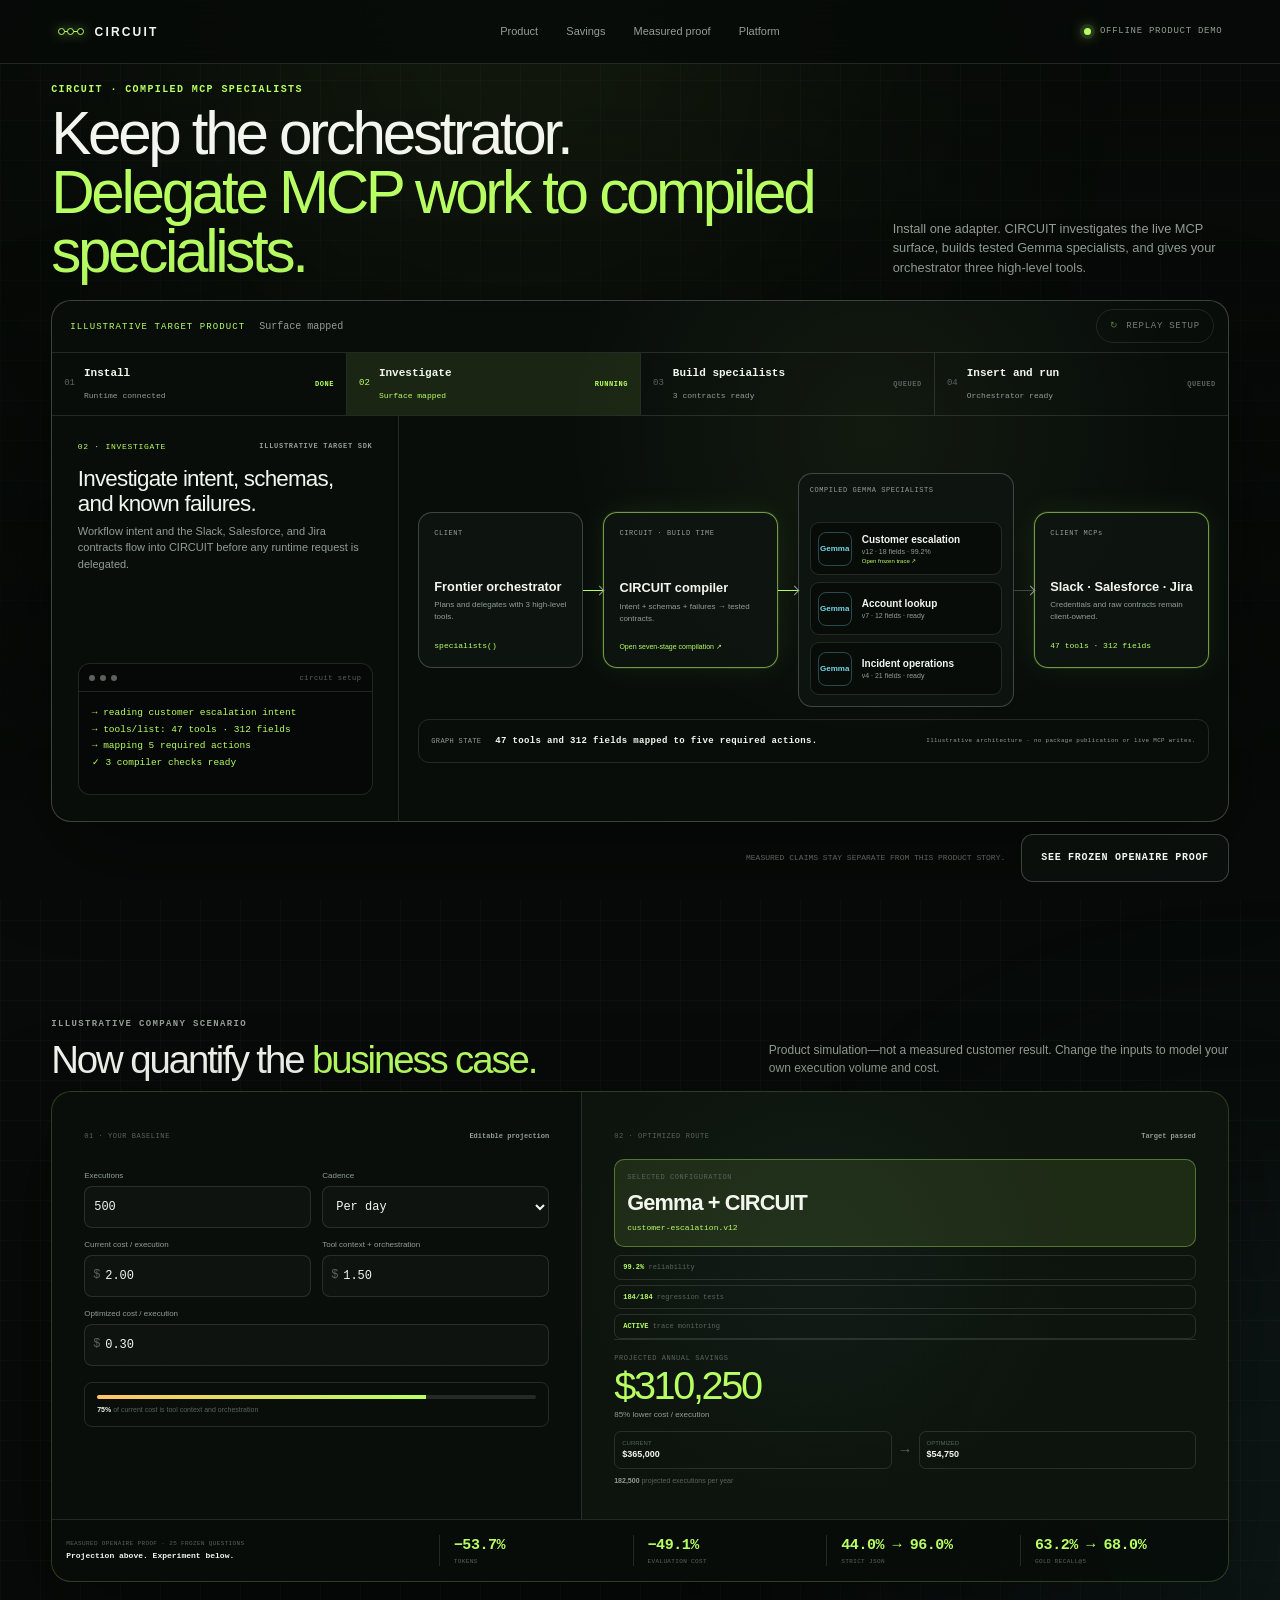
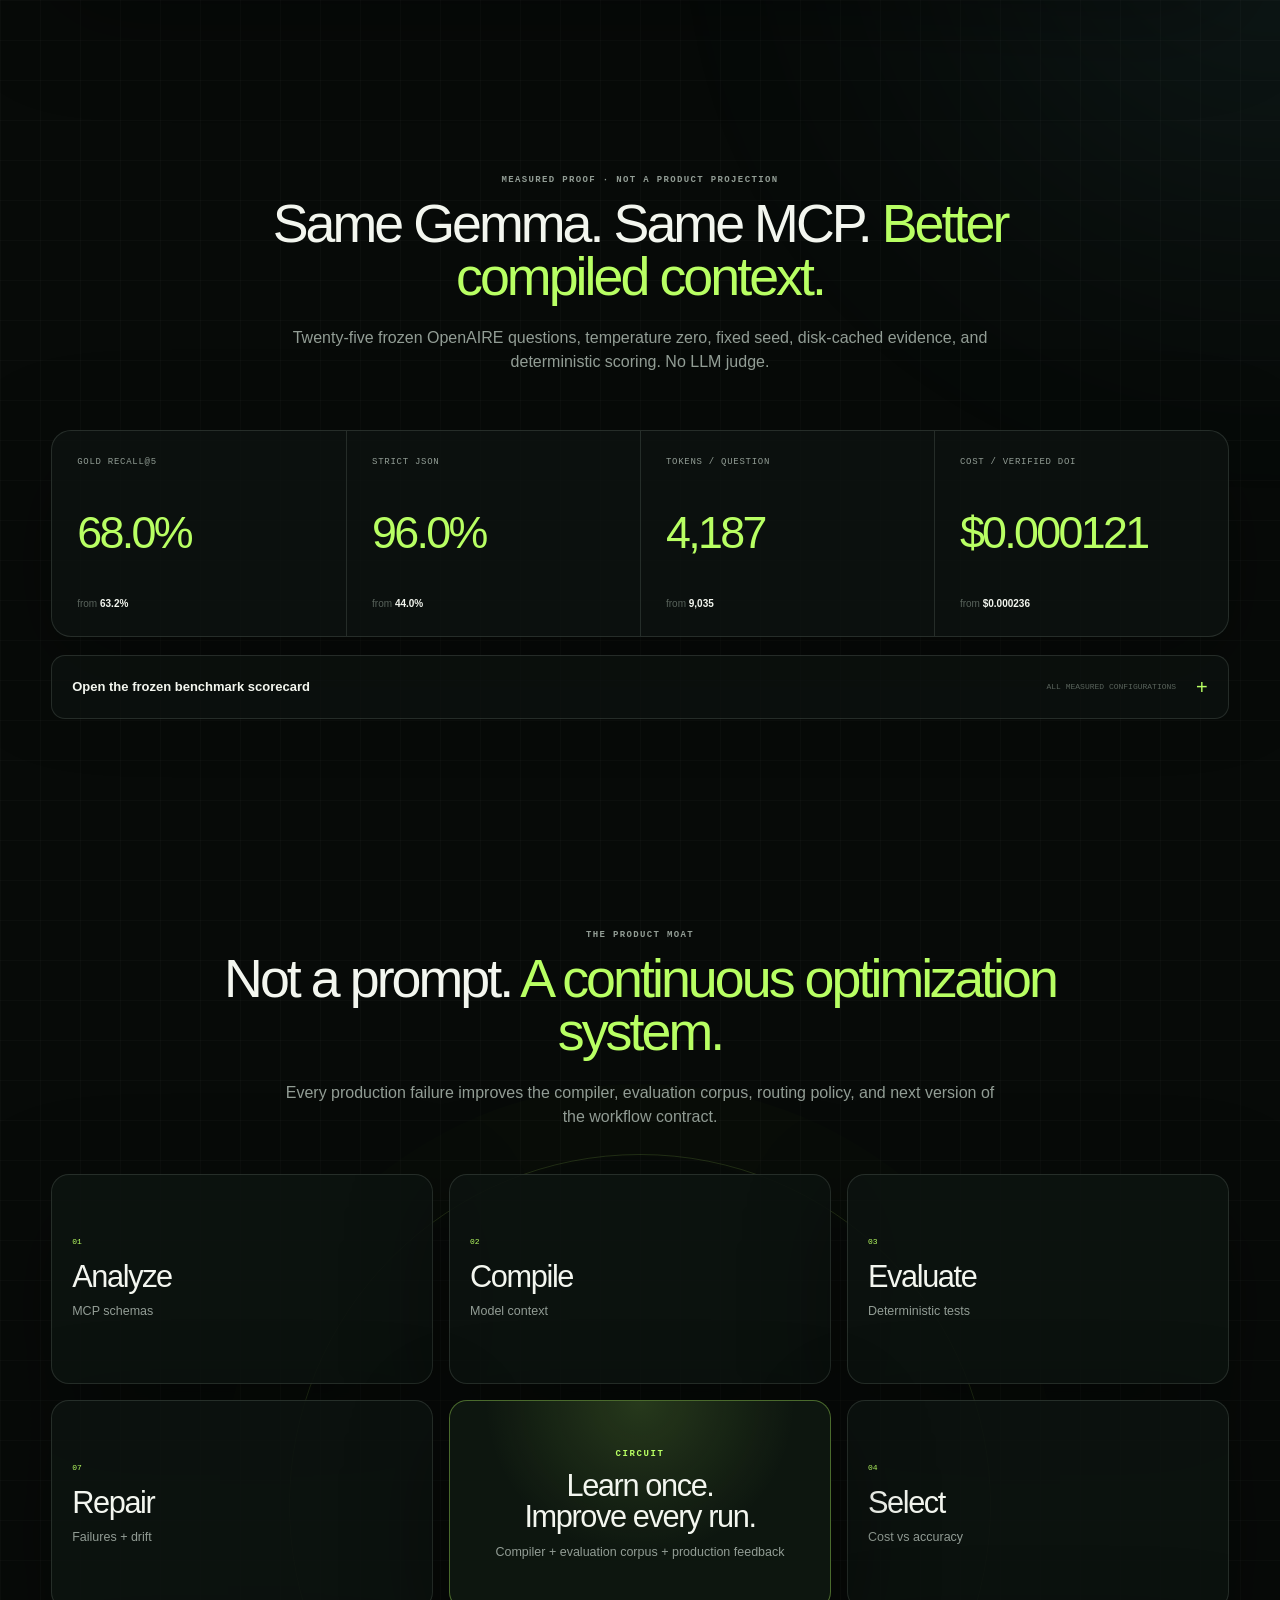
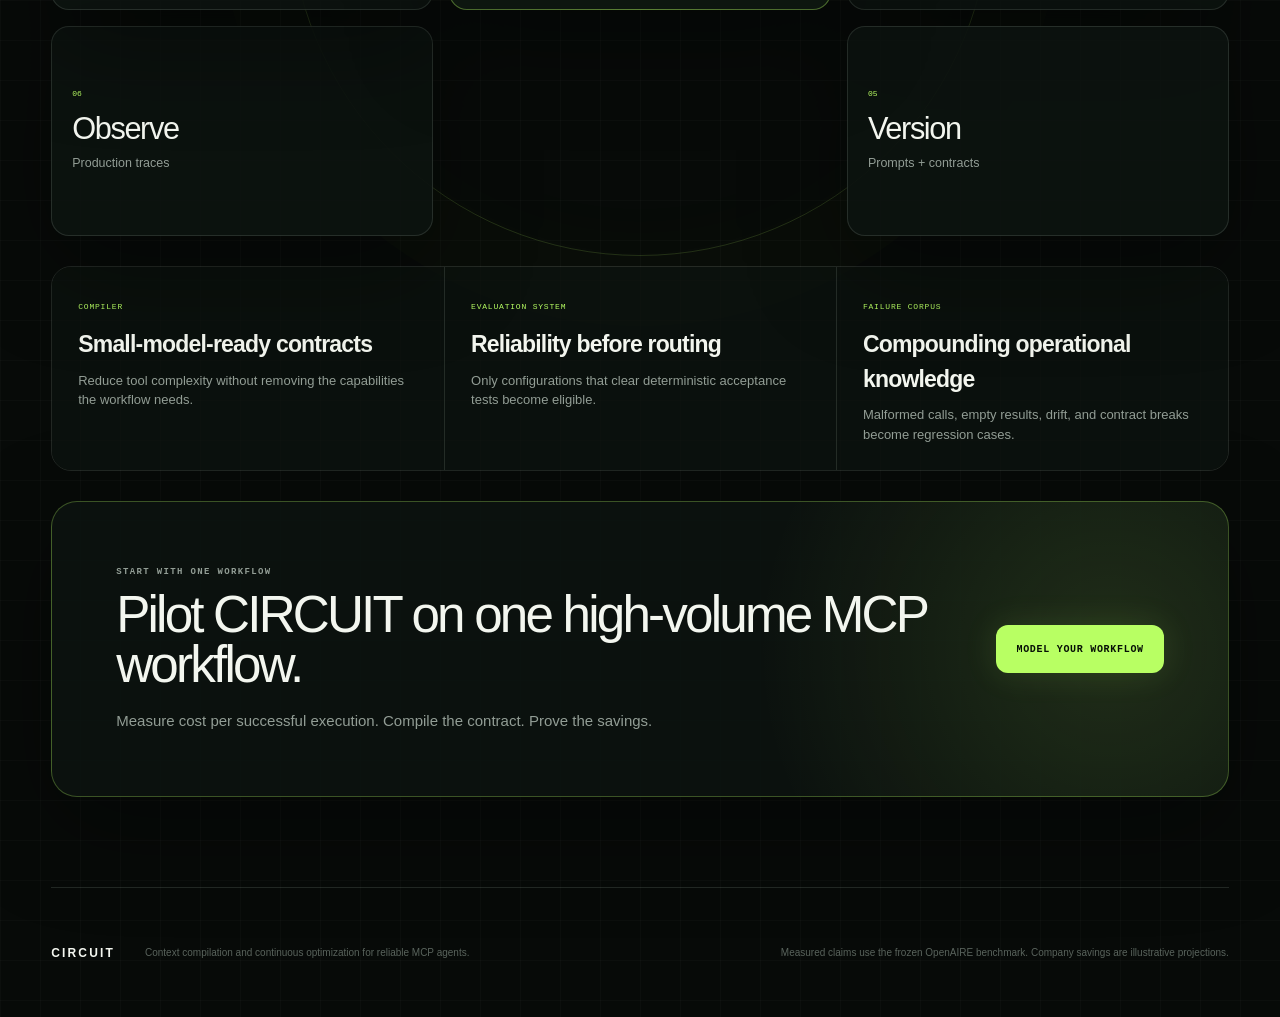
<file: demo/index.html>
<!doctype html>
<html lang="en">
<head>
  <meta charset="utf-8">
  <meta name="viewport" content="width=device-width, initial-scale=1">
  <meta name="color-scheme" content="dark">
  <meta
    name="description"
    content="CIRCUIT compiles MCP workflows into reliable, model-specific contracts and selects the lowest-cost model that meets the target."
  >
  <title>CIRCUIT — The optimization control plane for MCP workflows</title>
  <link rel="stylesheet" href="./styles.css?v=architecture-hero-v1">
</head>
<body>
  <div class="ambient ambient-one" aria-hidden="true"></div>
  <div class="ambient ambient-two" aria-hidden="true"></div>

  <header class="topbar">
    <a class="brand" href="#product" aria-label="CIRCUIT home">
      <span class="brand-mark" aria-hidden="true"><i></i><i></i><i></i></span>
      <span>CIRCUIT</span>
    </a>
    <nav aria-label="Product chapters">
      <a href="#product">Product</a>
      <a href="#savings">Savings</a>
      <a href="#proof">Measured proof</a>
      <a href="#platform">Platform</a>
    </nav>
    <span class="evidence-state"><i aria-hidden="true"></i>offline product demo</span>
  </header>

  <main>
    <section class="product-hero chapter" id="product" aria-labelledby="hero-heading">
      <header class="product-hero-intro">
        <div>
          <p class="kicker">CIRCUIT · COMPILED MCP SPECIALISTS</p>
          <h1 id="hero-heading">
            Keep the orchestrator.
            <span>Delegate MCP work to compiled specialists.</span>
          </h1>
        </div>
        <p>
          Install one adapter. CIRCUIT investigates the live MCP surface, builds
          tested Gemma specialists, and gives your orchestrator three high-level tools.
        </p>
      </header>

      <div class="onboarding-shell" id="onboarding-shell" data-phase="install" aria-live="polite">
        <div class="onboarding-toolbar">
          <div>
            <span>ILLUSTRATIVE TARGET PRODUCT</span>
            <strong id="onboarding-status">Preparing the CIRCUIT adapter…</strong>
          </div>
          <button class="onboarding-replay" id="onboarding-replay" type="button">
            <span aria-hidden="true">↻</span>
            Replay setup
          </button>
        </div>

        <ol class="onboarding-phases" id="onboarding-phases" aria-label="CIRCUIT setup phases"></ol>

        <div class="onboarding-stage">
          <section class="onboarding-inspector" aria-labelledby="phase-title">
            <header>
              <span id="phase-kicker">01 · INSTALL</span>
              <b id="phase-provenance">ILLUSTRATIVE TARGET SDK</b>
            </header>
            <h2 id="phase-title">Connect CIRCUIT to the agent service.</h2>
            <p id="phase-copy">
              Add the runtime adapter and register the existing MCP endpoints.
            </p>
            <div class="onboarding-terminal" aria-label="Deterministic setup output">
              <div><i></i><i></i><i></i><span>circuit setup</span></div>
              <pre id="phase-terminal"></pre>
            </div>
            <div class="onboarding-code" id="onboarding-code" hidden>
              <header><span>agent.py</span><b>ILLUSTRATIVE TARGET SDK</b></header>
              <pre><code id="phase-code"></code></pre>
            </div>
          </section>

          <section class="architecture-panel" aria-label="CIRCUIT architecture">
            <div class="architecture-track">
              <article class="architecture-node orchestrator-card" data-architecture-node="orchestrator">
                <span>CLIENT</span>
                <strong>Frontier orchestrator</strong>
                <small>Plans and delegates with 3 high-level tools.</small>
                <code>specialists()</code>
              </article>

              <i class="architecture-link" aria-hidden="true"><b></b></i>

              <button
                class="architecture-node architecture-action compiler-card"
                id="platform-compiler-trigger"
                data-architecture-node="compiler"
                type="button"
                aria-describedby="compiler-action-hint"
              >
                <span>CIRCUIT · BUILD TIME</span>
                <strong>CIRCUIT compiler</strong>
                <small>Intent + schemas + failures → tested contracts.</small>
                <em id="compiler-action-hint">Open seven-stage compilation ↗</em>
              </button>

              <i class="architecture-link" aria-hidden="true"><b></b></i>

              <div class="specialist-catalog" data-architecture-node="specialists">
                <span>COMPILED GEMMA SPECIALISTS</span>
                <button
                  class="specialist-card is-recorded"
                  id="platform-specialist-trigger"
                  type="button"
                  aria-describedby="specialist-action-hint"
                >
                  <b>Gemma</b>
                  <span>
                    <strong>Customer escalation</strong>
                    <small>v12 · 18 fields · 99.2%</small>
                    <em id="specialist-action-hint">Open frozen trace ↗</em>
                  </span>
                </button>
                <article class="specialist-card">
                  <b>Gemma</b>
                  <span><strong>Account lookup</strong><small>v7 · 12 fields · ready</small></span>
                </article>
                <article class="specialist-card">
                  <b>Gemma</b>
                  <span><strong>Incident operations</strong><small>v4 · 21 fields · ready</small></span>
                </article>
              </div>

              <i class="architecture-link" aria-hidden="true"><b></b></i>

              <article class="architecture-node mcp-card" data-architecture-node="mcps">
                <span>CLIENT MCPs</span>
                <strong>Slack · Salesforce · Jira</strong>
                <small>Credentials and raw contracts remain client-owned.</small>
                <code>47 tools · 312 fields</code>
              </article>
            </div>

            <div class="architecture-result" id="architecture-result">
              <span>GRAPH STATE</span>
              <strong id="architecture-status">Adapter installation in progress.</strong>
              <small>Illustrative architecture · no package publication or live MCP writes.</small>
            </div>
          </section>
        </div>
      </div>

      <div class="hero-proof-link">
        <span>Measured claims stay separate from this product story.</span>
        <a class="button button-secondary" href="#proof">See frozen OpenAIRE proof</a>
      </div>
    </section>

    <section class="optimizer chapter" id="savings" aria-labelledby="optimizer-heading">
      <header class="compact-intro">
        <div>
          <p class="kicker">ILLUSTRATIVE COMPANY SCENARIO</p>
          <h2 id="optimizer-heading">Now quantify the <span>business case.</span></h2>
        </div>
        <p>
          Product simulation—not a measured customer result. Change the inputs
          to model your own execution volume and cost.
        </p>
      </header>

      <div class="optimizer-console savings-console">
        <div class="console-body">
          <form class="cost-inputs" id="cost-form" aria-label="Illustrative cost scenario">
            <div class="panel-heading">
              <span>01 · YOUR BASELINE</span>
              <b>Editable projection</b>
            </div>

            <label>
              <span>Executions</span>
              <input id="executions-input" name="executions" type="number" min="0" step="1" value="500">
            </label>
            <label>
              <span>Cadence</span>
              <select id="cadence-input" name="cadence">
                <option value="daily" selected>Per day</option>
                <option value="monthly">Per month</option>
                <option value="annual">Per year</option>
              </select>
            </label>
            <label>
              <span>Current cost / execution</span>
              <span class="money-input"><i>$</i><input id="current-cost-input" name="currentCost" type="number" min="0" step="0.01" value="2.00"></span>
            </label>
            <label>
              <span>Tool context + orchestration</span>
              <span class="money-input"><i>$</i><input id="tool-cost-input" name="toolCost" type="number" min="0" step="0.01" value="1.50"></span>
            </label>
            <label>
              <span>Optimized cost / execution</span>
              <span class="money-input"><i>$</i><input id="optimized-cost-input" name="optimizedCost" type="number" min="0" step="0.01" value="0.30"></span>
            </label>

            <div class="cost-composition">
              <div><i id="tool-cost-share"></i></div>
              <span><b id="tool-cost-share-label">75%</b> of current cost is tool context and orchestration</span>
            </div>
          </form>

          <aside class="compiled-result" id="compiled-result" aria-label="Compiled workflow result">
            <div class="panel-heading">
              <span>02 · OPTIMIZED ROUTE</span>
              <b id="result-state">Awaiting compile</b>
            </div>

            <div class="selected-route">
              <span>Selected configuration</span>
              <strong id="selected-model">Gemma + CIRCUIT</strong>
              <code id="selected-contract">customer-escalation.v12</code>
            </div>

            <div class="result-checks">
              <span><b id="reliability-result">99.2%</b> reliability</span>
              <span><b id="tests-result">184/184</b> regression tests</span>
              <span><b>ACTIVE</b> trace monitoring</span>
            </div>

            <div class="annual-savings">
              <span id="savings-label">Projected annual savings</span>
              <strong id="annual-savings">$310,250</strong>
              <em id="reduction-rate">85% lower cost / execution</em>
            </div>

            <div class="annual-comparison">
              <div><span>Current</span><b id="annual-current">$365,000</b></div>
              <i aria-hidden="true">→</i>
              <div><span>Optimized</span><b id="annual-optimized">$54,750</b></div>
            </div>
            <p><b id="annual-executions">182,500</b> projected executions per year</p>
          </aside>
        </div>

        <footer class="measured-strip">
          <div>
            <span>MEASURED OPENAIRE PROOF · 25 FROZEN QUESTIONS</span>
            <b>Projection above. Experiment below.</b>
          </div>
          <div><strong id="measured-token-drop">−53.7%</strong><span>tokens</span></div>
          <div><strong id="measured-cost-drop">−49.1%</strong><span>evaluation cost</span></div>
          <div><strong><i id="measured-json-before">44%</i> → <i id="measured-json-after">96%</i></strong><span>strict JSON</span></div>
          <div><strong><i id="measured-recall-before">63.2%</i> → <i id="measured-recall-after">68%</i></strong><span>gold recall@5</span></div>
        </footer>
      </div>
    </section>

    <section class="proof chapter" id="proof" aria-labelledby="proof-heading">
      <header class="section-intro">
        <p class="kicker">MEASURED PROOF · NOT A PRODUCT PROJECTION</p>
        <h2 id="proof-heading">Same Gemma. Same MCP. <span>Better compiled context.</span></h2>
        <p>
          Twenty-five frozen OpenAIRE questions, temperature zero, fixed seed,
          disk-cached evidence, and deterministic scoring. No LLM judge.
        </p>
      </header>

      <div class="proof-metrics" aria-label="Measured OpenAIRE benchmark">
        <article>
          <span>Gold recall@5</span>
          <strong id="proof-recall">68%</strong>
          <small>from <b id="proof-recall-before">63.2%</b></small>
        </article>
        <article>
          <span>Strict JSON</span>
          <strong id="proof-json">96%</strong>
          <small>from <b id="proof-json-before">44%</b></small>
        </article>
        <article>
          <span>Tokens / question</span>
          <strong id="proof-tokens">4,187</strong>
          <small>from <b id="proof-tokens-before">9,035</b></small>
        </article>
        <article>
          <span>Cost / verified DOI</span>
          <strong id="proof-cost">$0.000121</strong>
          <small>from <b id="proof-cost-before">$0.000236</b></small>
        </article>
      </div>

      <details class="benchmark-details">
        <summary>
          <span>Open the frozen benchmark scorecard</span>
          <b>All measured configurations</b>
        </summary>
        <div class="results-table-wrap" role="region" aria-label="Benchmark results table" tabindex="0">
          <table class="results-table">
            <thead>
              <tr>
                <th scope="col">Configuration</th>
                <th scope="col">Method</th>
                <th scope="col">Strict JSON</th>
                <th scope="col">Gold R@5</th>
                <th scope="col">DOI validity</th>
                <th scope="col">Mean tokens</th>
                <th scope="col">Total cost</th>
              </tr>
            </thead>
            <tbody id="benchmark-body"></tbody>
          </table>
        </div>
      </details>
    </section>

    <section class="platform chapter" id="platform" aria-labelledby="platform-heading">
      <header class="section-intro platform-intro">
        <p class="kicker">THE PRODUCT MOAT</p>
        <h2 id="platform-heading">Not a prompt. <span>A continuous optimization system.</span></h2>
        <p>
          Every production failure improves the compiler, evaluation corpus,
          routing policy, and next version of the workflow contract.
        </p>
      </header>

      <div class="platform-loop" aria-label="CIRCUIT continuous optimization loop">
        <article class="loop-node loop-one"><span>01</span><strong>Analyze</strong><small>MCP schemas</small></article>
        <article class="loop-node loop-two"><span>02</span><strong>Compile</strong><small>Model context</small></article>
        <article class="loop-node loop-three"><span>03</span><strong>Evaluate</strong><small>Deterministic tests</small></article>
        <article class="loop-node loop-four"><span>04</span><strong>Select</strong><small>Cost vs accuracy</small></article>
        <article class="loop-node loop-five"><span>05</span><strong>Version</strong><small>Prompts + contracts</small></article>
        <article class="loop-node loop-six"><span>06</span><strong>Observe</strong><small>Production traces</small></article>
        <article class="loop-node loop-seven"><span>07</span><strong>Repair</strong><small>Failures + drift</small></article>
        <div class="loop-core">
          <span>CIRCUIT</span>
          <strong>Learn once.<br>Improve every run.</strong>
          <small>Compiler + evaluation corpus + production feedback</small>
        </div>
      </div>

      <div class="platform-foundations">
        <article>
          <span>COMPILER</span>
          <strong>Small-model-ready contracts</strong>
          <p>Reduce tool complexity without removing the capabilities the workflow needs.</p>
        </article>
        <article>
          <span>EVALUATION SYSTEM</span>
          <strong>Reliability before routing</strong>
          <p>Only configurations that clear deterministic acceptance tests become eligible.</p>
        </article>
        <article>
          <span>FAILURE CORPUS</span>
          <strong>Compounding operational knowledge</strong>
          <p>Malformed calls, empty results, drift, and contract breaks become regression cases.</p>
        </article>
      </div>

      <div class="final-cta">
        <div>
          <p class="kicker">START WITH ONE WORKFLOW</p>
          <h2>Pilot CIRCUIT on one high-volume MCP workflow.</h2>
          <p>Measure cost per successful execution. Compile the contract. Prove the savings.</p>
        </div>
        <a class="button button-primary" href="#savings">Model your workflow</a>
      </div>
    </section>
  </main>

  <dialog class="product-viewer" id="product-viewer" aria-labelledby="viewer-title">
    <div class="viewer-shell">
      <header class="viewer-toolbar">
        <div>
          <span id="viewer-kicker">CIRCUIT PRODUCT VIEWER</span>
          <strong id="viewer-title">Compilation inspector</strong>
        </div>
        <div class="viewer-actions" role="tablist" aria-label="Viewer mode">
          <button id="viewer-compiler-tab" type="button" role="tab" aria-controls="viewer-compiler" aria-selected="true">
            Compiler
          </button>
          <button id="viewer-trace-tab" type="button" role="tab" aria-controls="viewer-trace" aria-selected="false">
            Frozen trace
          </button>
          <button class="viewer-close" id="viewer-close" type="button" aria-label="Close product viewer">×</button>
        </div>
      </header>

      <section class="viewer-panel" id="viewer-compiler" role="tabpanel" aria-labelledby="viewer-compiler-tab">
        <section class="hero-compiler" id="compiler-console" aria-label="CIRCUIT compiler simulation">
          <header class="console-header">
            <div class="console-workflow">
              <span class="console-state-light" aria-hidden="true"></span>
              <div>
                <strong>Customer escalation triage</strong>
                <span>Slack MCP → Salesforce MCP → Jira MCP</span>
              </div>
            </div>
            <div class="console-progress" aria-hidden="true"><i id="compile-progress"></i></div>
            <div class="console-status">
              <span id="compile-status" aria-live="polite">READY TO COMPILE</span>
              <b id="compile-clock">00:00.000</b>
            </div>
            <button class="compile-button" id="compile-button" type="button">
              <span aria-hidden="true">▶</span>
              Compile workflow
            </button>
          </header>

          <div class="hero-compiler-body">
            <div class="panel-heading">
              <span>ILLUSTRATIVE · CIRCUIT COMPILER</span>
              <b>Concrete simulated artifacts</b>
            </div>
            <div class="compiler-workspace">
              <ol class="stage-rail" id="stage-rail" aria-label="Compilation stages"></ol>
              <article class="artifact-inspector" id="artifact-inspector" aria-live="polite">
                <header class="artifact-header">
                  <span id="artifact-kicker">SCENARIO INPUT</span>
                  <b id="artifact-badge">Illustrative scenario</b>
                </header>
                <div class="artifact-content" id="artifact-content"></div>
              </article>
            </div>
          </div>
        </section>
      </section>

      <section class="viewer-panel viewer-trace" id="viewer-trace" role="tabpanel" aria-labelledby="viewer-trace-tab" hidden>
        <header class="workflow-heading">
          <p class="kicker">MEASURED OPENAIRE RUN · FROZEN EVIDENCE</p>
          <h2>A real question. <span>Every observable step.</span></h2>
        </header>
        <iframe
          id="workflow-frame"
          data-src="./workflow.html?embedded=1"
          title="CIRCUIT one-screen Gemma workflow"
          loading="eager"
        ></iframe>
      </section>
    </div>
  </dialog>


  <footer class="site-footer">
    <span class="brand">CIRCUIT</span>
    <p>Context compilation and continuous optimization for reliable MCP agents.</p>
    <p>Measured claims use the frozen OpenAIRE benchmark. Company savings are illustrative projections.</p>
  </footer>

  <script src="./demo-data.js?v=architecture-hero-v1"></script>
  <script src="./product-data.js?v=architecture-hero-v1"></script>
  <script src="./app.js?v=architecture-hero-v1"></script>
</body>
</html>
</file>
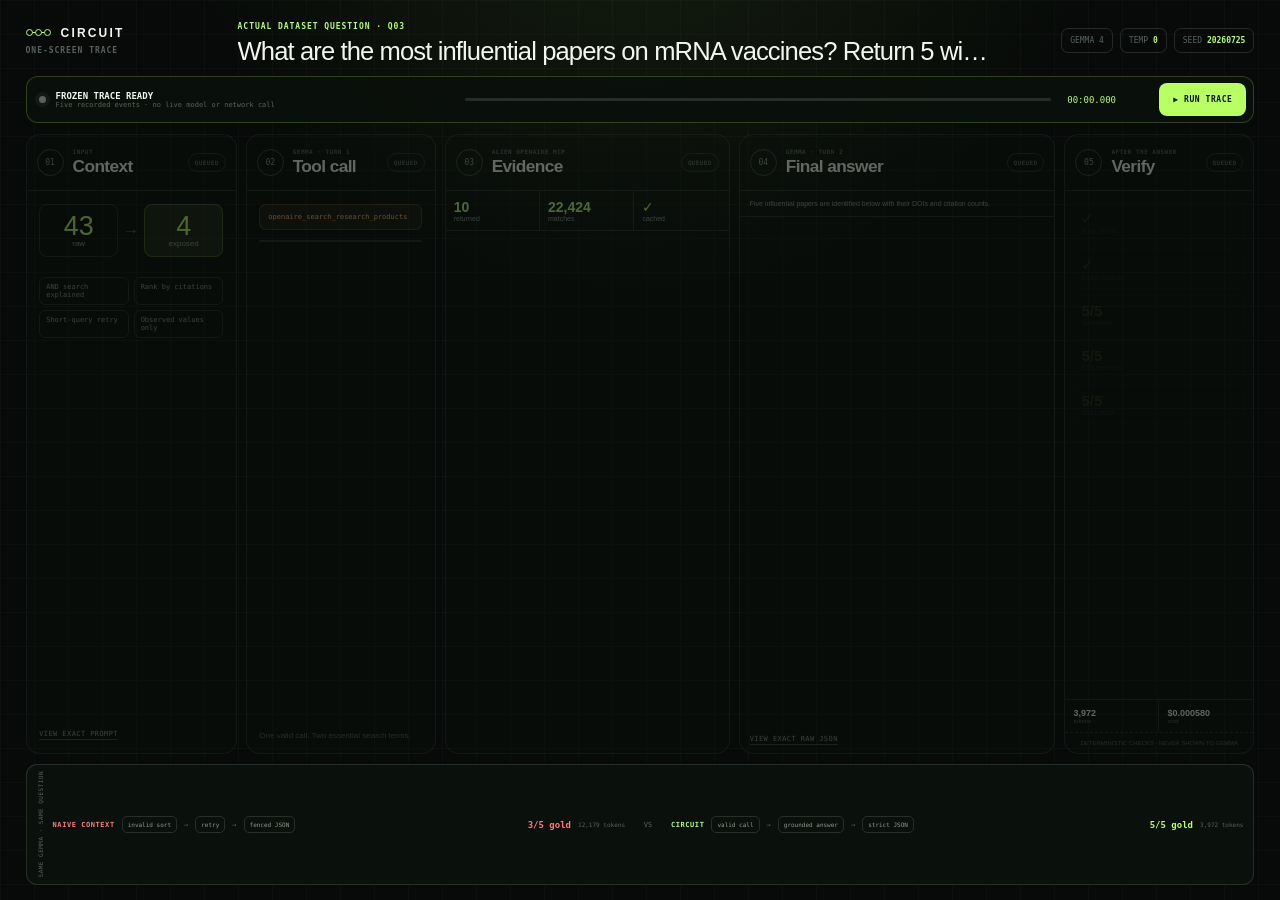
<file: demo/workflow.html>
<!doctype html>
<html lang="en">
<head>
  <meta charset="utf-8">
  <meta name="viewport" content="width=device-width, initial-scale=1">
  <meta name="color-scheme" content="dark">
  <meta name="description" content="A one-screen replay of a real CIRCUIT Gemma workflow.">
  <title>CIRCUIT — One-screen workflow</title>
  <link rel="stylesheet" href="./workflow.css?v=embedded-v1">
</head>
<body>
  <main class="pitch">
    <header class="pitch-header">
      <div class="brand-block">
        <a class="brand" href="./index.html" aria-label="Back to the full CIRCUIT demo">
          <span class="brand-mark" aria-hidden="true"><i></i><i></i><i></i></span>
          CIRCUIT
        </a>
        <span class="view-label">ONE-SCREEN TRACE</span>
      </div>

      <div class="question-block">
        <span>ACTUAL DATASET QUESTION · <b id="question-id">Q03</b></span>
        <h1 id="question-text">What are the most influential papers on mRNA vaccines? Return 5 with DOIs and citation counts.</h1>
      </div>

      <div class="run-meta">
        <span>GEMMA 4</span>
        <span>TEMP <b id="temperature">0</b></span>
        <span>SEED <b id="seed">20260725</b></span>
      </div>
    </header>

    <section class="run-console" aria-label="Frozen trace replay">
      <div class="run-state">
        <i aria-hidden="true"></i>
        <div>
          <strong id="run-status" aria-live="polite">FROZEN TRACE READY</strong>
          <span id="run-detail">Five recorded events · no live model or network call</span>
        </div>
      </div>
      <div class="run-progress" aria-hidden="true"><i id="run-progress"></i></div>
      <span class="run-clock" id="run-clock">00:00.000</span>
      <button id="run-button" type="button"><span aria-hidden="true">▶</span> Run trace</button>
    </section>

    <section class="workflow-board" aria-label="Gemma workflow from context to verified answer">
      <article class="stage stage-context" data-stage="Compiling engineered context">
        <header>
          <span class="stage-number">01</span>
          <div><small>INPUT</small><h2>Context</h2></div>
          <b class="stage-state">QUEUED</b>
        </header>
        <div class="stage-body">
          <div class="parameter-drop">
            <span><b id="naive-parameter-count">43</b> raw</span>
            <i aria-hidden="true">→</i>
            <span><b id="engineered-parameter-count">4</b> exposed</span>
          </div>
          <div class="parameter-list" id="parameter-list"></div>
          <div class="context-rules">
            <span>AND search explained</span>
            <span>Rank by citations</span>
            <span>Short-query retry</span>
            <span>Observed values only</span>
          </div>
          <button class="text-button" id="prompt-button" type="button">View exact prompt</button>
        </div>
      </article>

      <article class="stage stage-call" data-stage="Gemma calling Alien MCP">
        <header>
          <span class="stage-number">02</span>
          <div><small>GEMMA · TURN 1</small><h2>Tool call</h2></div>
          <b class="stage-state">QUEUED</b>
        </header>
        <div class="stage-body">
          <code class="tool-name" id="tool-name">openaire_search_research_products</code>
          <dl class="argument-list" id="argument-list"></dl>
          <p class="stage-note">One valid call. Two essential search terms.</p>
        </div>
      </article>

      <article class="stage stage-evidence" data-stage="OpenAIRE returning evidence">
        <header>
          <span class="stage-number">03</span>
          <div><small>ALIEN OPENAIRE MCP</small><h2>Evidence</h2></div>
          <b class="stage-state">QUEUED</b>
        </header>
        <div class="evidence-stats">
          <span><b id="results-returned">10</b> returned</span>
          <span><b id="total-results">22,424</b> matches</span>
          <span><b>✓</b> cached</span>
        </div>
        <ol class="evidence-list" id="evidence-list" aria-label="Five selected OpenAIRE evidence records"></ol>
      </article>

      <article class="stage stage-output" data-stage="Gemma emitting grounded JSON">
        <header>
          <span class="stage-number">04</span>
          <div><small>GEMMA · TURN 2</small><h2>Final answer</h2></div>
          <b class="stage-state">QUEUED</b>
        </header>
        <p class="answer-copy" id="answer-copy">Five influential papers are identified below with their DOIs and citation counts.</p>
        <ol class="answer-list" id="answer-list" aria-label="Gemma final citations"></ol>
        <button class="text-button" id="json-button" type="button">View exact raw JSON</button>
      </article>

      <article class="stage stage-verify" data-stage="Running deterministic checks">
        <header>
          <span class="stage-number">05</span>
          <div><small>AFTER THE ANSWER</small><h2>Verify</h2></div>
          <b class="stage-state">QUEUED</b>
        </header>
        <div class="verification-list">
          <span><b>✓</b> Raw JSON</span>
          <span><b>✓</b> Exact contract</span>
          <span><b id="grounded-count">5/5</b> Grounded</span>
          <span><b id="resolved-count">5/5</b> DOI resolves</span>
          <span><b id="gold-count">5/5</b> Gold recall</span>
        </div>
        <div class="run-cost">
          <span><b id="token-count">3,972</b> tokens</span>
          <span><b id="run-cost">$0.000580</b> cost</span>
        </div>
        <p class="never-shown">Deterministic checks · never shown to Gemma</p>
      </article>
    </section>

    <footer class="comparison">
      <div class="comparison-label">SAME GEMMA · SAME QUESTION</div>
      <div class="comparison-path comparison-naive">
        <strong>NAIVE CONTEXT</strong>
        <span>invalid sort</span><i>→</i><span>retry</span><i>→</i><span>fenced JSON</span>
        <b id="naive-gold">3/5 gold</b>
        <em id="naive-tokens">12,179 tokens</em>
      </div>
      <div class="comparison-vs">VS</div>
      <div class="comparison-path comparison-circuit">
        <strong>CIRCUIT</strong>
        <span>valid call</span><i>→</i><span>grounded answer</span><i>→</i><span>strict JSON</span>
        <b id="circuit-gold">5/5 gold</b>
        <em id="circuit-tokens">3,972 tokens</em>
      </div>
    </footer>
  </main>

  <dialog id="artifact-dialog">
    <form method="dialog">
      <header>
        <div>
          <span id="dialog-kicker">FROZEN ARTIFACT</span>
          <h2 id="dialog-title">Exact raw JSON</h2>
        </div>
        <button aria-label="Close artifact">×</button>
      </header>
      <pre><code id="dialog-content"></code></pre>
    </form>
  </dialog>

  <script src="./demo-data.js?v=embedded-v1"></script>
  <script src="./workflow.js?v=embedded-v1"></script>
</body>
</html>
</file>
<file: demo/styles.css>
:root {
  color-scheme: dark;
  --ground: #070a08;
  --panel: #0d1310;
  --panel-bright: #111a14;
  --ink: #f3f6ef;
  --muted: #929d95;
  --dim: #59635c;
  --line: rgba(214, 234, 220, 0.13);
  --line-strong: rgba(214, 234, 220, 0.24);
  --signal: #b8ff63;
  --signal-dark: #75b92e;
  --signal-soft: rgba(184, 255, 99, 0.1);
  --cyan: #75d8e8;
  --cyan-soft: rgba(117, 216, 232, 0.09);
  --amber: #ffc467;
  --danger: #ff7a79;
  --radius: 20px;
  --shadow: 0 30px 100px rgba(0, 0, 0, 0.36);
}

* {
  box-sizing: border-box;
}

[hidden] {
  display: none !important;
}

html {
  scroll-behavior: smooth;
}

body {
  min-width: 320px;
  margin: 0;
  overflow-x: hidden;
  background:
    linear-gradient(rgba(255, 255, 255, 0.018) 1px, transparent 1px),
    linear-gradient(90deg, rgba(255, 255, 255, 0.018) 1px, transparent 1px),
    var(--ground);
  background-size: 40px 40px;
  color: var(--ink);
  font-family: Inter, ui-sans-serif, -apple-system, BlinkMacSystemFont, "Segoe UI", sans-serif;
  font-size: 15px;
  line-height: 1.5;
}

body::before {
  position: fixed;
  z-index: -1;
  inset: 0;
  background: linear-gradient(180deg, transparent 0%, var(--ground) 92%);
  content: "";
  pointer-events: none;
}

.ambient {
  position: fixed;
  z-index: -2;
  width: 650px;
  height: 650px;
  border-radius: 50%;
  filter: blur(160px);
  opacity: 0.08;
  pointer-events: none;
}

.ambient-one {
  top: -280px;
  left: 15%;
  background: var(--signal);
}

.ambient-two {
  top: 130vh;
  right: -320px;
  background: var(--cyan);
}

a {
  color: inherit;
}

button,
input,
select {
  font: inherit;
}

button,
a,
summary,
input,
select {
  -webkit-tap-highlight-color: transparent;
}

:focus-visible {
  outline: 2px solid var(--signal);
  outline-offset: 3px;
}

.topbar {
  position: fixed;
  z-index: 30;
  top: 0;
  right: 0;
  left: 0;
  display: grid;
  height: 64px;
  padding: 0 4.5vw;
  border-bottom: 1px solid var(--line);
  background: rgba(7, 10, 8, 0.82);
  backdrop-filter: blur(22px);
  grid-template-columns: 1fr auto 1fr;
  align-items: center;
}

.brand {
  display: inline-flex;
  width: fit-content;
  gap: 11px;
  align-items: center;
  color: var(--ink);
  font-size: 12px;
  font-weight: 800;
  letter-spacing: 0.18em;
  text-decoration: none;
}

.brand-mark {
  position: relative;
  display: inline-flex;
  width: 26px;
  justify-content: space-between;
}

.brand-mark::before {
  position: absolute;
  top: 3px;
  right: 3px;
  left: 3px;
  height: 1px;
  background: var(--signal);
  content: "";
}

.brand-mark i {
  position: relative;
  width: 7px;
  height: 7px;
  border: 1px solid var(--signal);
  border-radius: 50%;
  background: var(--ground);
  box-shadow: 0 0 12px rgba(184, 255, 99, 0.45);
}

nav {
  display: flex;
  gap: clamp(18px, 2.2vw, 32px);
}

nav a {
  color: var(--muted);
  font-size: 11px;
  text-decoration: none;
  transition: color 160ms ease;
}

nav a:hover {
  color: var(--ink);
}

.evidence-state {
  display: inline-flex;
  justify-self: end;
  gap: 9px;
  align-items: center;
  color: var(--muted);
  font-family: ui-monospace, SFMono-Regular, Menlo, monospace;
  font-size: 9px;
  letter-spacing: 0.08em;
  text-transform: uppercase;
}

.evidence-state i {
  width: 7px;
  height: 7px;
  border-radius: 50%;
  background: var(--signal);
  box-shadow: 0 0 0 4px var(--signal-soft), 0 0 14px var(--signal);
}

main,
.site-footer {
  width: min(1460px, 92vw);
  margin: 0 auto;
}

.chapter {
  scroll-margin-top: 64px;
}

.chapter-anchor {
  display: block;
  height: 64px;
  margin-top: -64px;
  visibility: hidden;
  pointer-events: none;
}

.kicker,
.eyebrow,
.panel-heading,
.measured-strip,
.status-pill {
  font-family: ui-monospace, SFMono-Regular, Menlo, monospace;
  text-transform: uppercase;
}

.kicker,
.eyebrow {
  margin: 0;
  color: var(--muted);
  font-size: 9px;
  font-weight: 700;
  letter-spacing: 0.15em;
}

h1,
h2,
h3,
p {
  margin-top: 0;
}

h1 {
  max-width: 850px;
  margin: 17px 0 25px;
  font-size: clamp(52px, 6vw, 92px);
  font-weight: 530;
  letter-spacing: -0.065em;
  line-height: 0.92;
}

h2 {
  margin: 10px 0 0;
  font-size: clamp(36px, 4.2vw, 64px);
  font-weight: 530;
  letter-spacing: -0.055em;
  line-height: 0.98;
}

h1 span,
h2 span {
  color: var(--signal);
}

.hero {
  display: grid;
  min-height: 100svh;
  padding: 112px 0 42px;
  gap: clamp(42px, 6vw, 95px);
  grid-template-columns: minmax(0, 1.08fr) minmax(430px, 0.78fr);
  align-items: center;
}

.lede {
  max-width: 690px;
  margin-bottom: 0;
  color: var(--muted);
  font-size: clamp(16px, 1.45vw, 20px);
}

.hero-actions {
  display: flex;
  margin-top: 34px;
  gap: 12px;
  flex-wrap: wrap;
}

.button {
  display: inline-flex;
  min-height: 48px;
  padding: 0 19px;
  border: 1px solid transparent;
  border-radius: 12px;
  gap: 10px;
  align-items: center;
  justify-content: center;
  cursor: pointer;
  font-family: ui-monospace, SFMono-Regular, Menlo, monospace;
  font-size: 10px;
  font-weight: 800;
  letter-spacing: 0.07em;
  text-decoration: none;
  text-transform: uppercase;
  transition: transform 160ms ease, border-color 160ms ease, background 160ms ease;
}

.button:hover {
  transform: translateY(-2px);
}

.button-primary {
  background: var(--signal);
  color: #071006;
  box-shadow: 0 0 34px rgba(184, 255, 99, 0.12);
}

.button-secondary {
  border-color: var(--line-strong);
  background: rgba(13, 19, 16, 0.72);
  color: var(--ink);
}

.hero-foot {
  display: flex;
  max-width: 720px;
  margin-top: 37px;
  padding-top: 19px;
  border-top: 1px solid var(--line);
  color: var(--dim);
  gap: 22px;
  flex-wrap: wrap;
  font-family: ui-monospace, SFMono-Regular, Menlo, monospace;
  font-size: 9px;
  letter-spacing: 0.07em;
  text-transform: uppercase;
}

.hero-product {
  position: relative;
  overflow: hidden;
  border: 1px solid rgba(184, 255, 99, 0.22);
  border-radius: 24px;
  background:
    radial-gradient(circle at 50% 0%, rgba(184, 255, 99, 0.08), transparent 38%),
    rgba(12, 18, 14, 0.92);
  box-shadow: var(--shadow);
}

.hero-product::before {
  position: absolute;
  inset: 0;
  border-radius: inherit;
  background: linear-gradient(115deg, transparent 35%, rgba(255, 255, 255, 0.025), transparent 65%);
  content: "";
  pointer-events: none;
}

.hero-product-top,
.hero-product-bottom {
  display: flex;
  min-height: 72px;
  padding: 17px 20px;
  border-bottom: 1px solid var(--line);
  align-items: center;
  justify-content: space-between;
}

.hero-product-top > div {
  display: flex;
  flex-direction: column;
}

.hero-product-top strong {
  margin-top: 3px;
  font-size: 14px;
  font-weight: 600;
}

.status-pill {
  display: inline-flex;
  padding: 7px 9px;
  border: 1px solid rgba(184, 255, 99, 0.2);
  border-radius: 99px;
  gap: 7px;
  align-items: center;
  color: var(--signal);
  font-size: 7px;
  letter-spacing: 0.05em;
}

.status-pill i {
  width: 6px;
  height: 6px;
  border-radius: 50%;
  background: var(--signal);
  box-shadow: 0 0 9px var(--signal);
}

.hero-workflow {
  display: grid;
  padding: 24px 20px;
  grid-template-columns: 1fr auto 1fr auto 1fr;
  gap: 8px;
  align-items: center;
}

.hero-workflow > i {
  color: var(--dim);
  font-style: normal;
}

.connector {
  display: flex;
  min-width: 0;
  padding: 10px;
  border: 1px solid var(--line);
  border-radius: 11px;
  background: rgba(255, 255, 255, 0.018);
  gap: 8px;
  align-items: center;
}

.connector span {
  display: grid;
  width: 27px;
  height: 27px;
  border-radius: 8px;
  background: var(--signal-soft);
  color: var(--signal);
  font-family: ui-monospace, SFMono-Regular, Menlo, monospace;
  font-size: 8px;
  font-weight: 800;
  place-items: center;
}

.connector b {
  overflow: hidden;
  font-size: 10px;
  font-weight: 550;
  text-overflow: ellipsis;
}

.hero-policy-grid {
  display: grid;
  margin: 0 20px;
  overflow: hidden;
  border: 1px solid var(--line);
  border-radius: 12px;
  grid-template-columns: 1fr 1fr;
}

.hero-policy-grid div {
  display: flex;
  padding: 13px;
  flex-direction: column;
}

.hero-policy-grid div + div {
  border-left: 1px solid var(--line);
}

.hero-policy-grid span,
.selected-route > span,
.annual-savings > span {
  color: var(--dim);
  font-family: ui-monospace, SFMono-Regular, Menlo, monospace;
  font-size: 7px;
  letter-spacing: 0.08em;
  text-transform: uppercase;
}

.hero-policy-grid strong {
  margin-top: 3px;
  font-size: 13px;
  font-weight: 600;
}

.hero-model-stack {
  display: grid;
  margin: 20px;
  gap: 8px;
}

.model-row {
  display: grid;
  min-height: 38px;
  padding: 0 10px;
  border: 1px solid var(--line);
  border-radius: 9px;
  color: var(--muted);
  grid-template-columns: 135px 1fr 58px;
  gap: 10px;
  align-items: center;
  font-family: ui-monospace, SFMono-Regular, Menlo, monospace;
  font-size: 8px;
}

.model-row > div {
  height: 3px;
  overflow: hidden;
  border-radius: 99px;
  background: var(--line);
}

.model-row > div i {
  display: block;
  width: var(--score);
  height: 100%;
  background: var(--muted);
}

.model-row b {
  color: var(--dim);
  font-size: 7px;
  font-weight: 650;
  text-align: right;
  text-transform: uppercase;
}

.model-row-active {
  border-color: rgba(184, 255, 99, 0.28);
  background: var(--signal-soft);
  color: var(--ink);
}

.model-row-active > div i {
  background: linear-gradient(90deg, var(--cyan), var(--signal));
  box-shadow: 0 0 10px var(--signal);
}

.model-row-active b {
  color: var(--signal);
}

.hero-product-bottom {
  min-height: 56px;
  border-top: 1px solid var(--line);
  border-bottom: 0;
  color: var(--dim);
  font-family: ui-monospace, SFMono-Regular, Menlo, monospace;
  font-size: 8px;
}

.hero-product-bottom strong {
  color: var(--signal);
  font-size: 8px;
  text-transform: uppercase;
}

.optimizer {
  display: grid;
  height: calc(100svh - 64px);
  min-height: 656px;
  padding: 18px 0 24px;
  gap: 12px;
  grid-template-rows: auto minmax(0, 1fr);
}

.compact-intro {
  display: flex;
  min-height: 54px;
  gap: 40px;
  align-items: end;
  justify-content: space-between;
}

.compact-intro h2 {
  font-size: clamp(28px, 3vw, 44px);
  white-space: nowrap;
}

.compact-intro > p {
  max-width: 460px;
  margin-bottom: 2px;
  color: var(--muted);
  font-size: 12px;
}

.optimizer-console {
  display: grid;
  min-height: 0;
  overflow: hidden;
  border: 1px solid rgba(184, 255, 99, 0.2);
  border-radius: 20px;
  background:
    radial-gradient(circle at 65% 35%, rgba(117, 216, 232, 0.04), transparent 32%),
    rgba(10, 15, 12, 0.94);
  box-shadow: var(--shadow);
  grid-template-rows: auto minmax(0, 1fr) auto;
}

.console-header {
  display: grid;
  min-height: 60px;
  padding: 8px;
  border-bottom: 1px solid var(--line);
  grid-template-columns: minmax(280px, 0.8fr) minmax(160px, 1fr) 270px auto;
  gap: 17px;
  align-items: center;
}

.console-workflow {
  display: flex;
  min-width: 0;
  padding-left: 8px;
  gap: 10px;
  align-items: center;
}

.console-state-light {
  flex: 0 0 auto;
  width: 8px;
  height: 8px;
  border-radius: 50%;
  background: var(--dim);
  box-shadow: 0 0 0 5px rgba(89, 99, 92, 0.1);
}

.is-running .console-state-light {
  background: var(--amber);
  box-shadow: 0 0 0 5px rgba(255, 196, 103, 0.09), 0 0 12px var(--amber);
}

.is-complete .console-state-light {
  background: var(--signal);
  box-shadow: 0 0 0 5px var(--signal-soft), 0 0 12px var(--signal);
}

.console-workflow > div {
  display: flex;
  min-width: 0;
  flex-direction: column;
}

.console-workflow strong {
  overflow: hidden;
  font-size: 10px;
  text-overflow: ellipsis;
  white-space: nowrap;
}

.console-workflow span {
  overflow: hidden;
  color: var(--dim);
  font-family: ui-monospace, SFMono-Regular, Menlo, monospace;
  font-size: 7px;
  text-overflow: ellipsis;
  white-space: nowrap;
}

.console-progress {
  height: 3px;
  overflow: hidden;
  border-radius: 99px;
  background: var(--line);
}

.console-progress i {
  display: block;
  width: 0;
  height: 100%;
  border-radius: inherit;
  background: linear-gradient(90deg, var(--cyan), var(--signal));
  box-shadow: 0 0 12px var(--signal);
  transition: width 320ms ease;
}

.console-status {
  display: flex;
  min-width: 0;
  flex-direction: column;
  font-family: ui-monospace, SFMono-Regular, Menlo, monospace;
  text-align: right;
}

.console-status span {
  overflow: hidden;
  color: var(--muted);
  font-size: 7px;
  letter-spacing: 0.04em;
  text-overflow: ellipsis;
  white-space: nowrap;
}

.console-status b {
  color: var(--signal);
  font-size: 8px;
  font-variant-numeric: tabular-nums;
}

.compile-button {
  min-height: 40px;
  padding: 0 15px;
  border: 0;
  border-radius: 10px;
  background: var(--signal);
  color: #071006;
  cursor: pointer;
  font-family: ui-monospace, SFMono-Regular, Menlo, monospace;
  font-size: 8px;
  font-weight: 850;
  letter-spacing: 0.07em;
  text-transform: uppercase;
}

.compile-button:disabled {
  cursor: wait;
  opacity: 0.7;
}

.console-body {
  display: grid;
  min-height: 0;
  grid-template-columns: minmax(225px, 0.72fr) minmax(440px, 1.55fr) minmax(260px, 0.82fr);
}

.cost-inputs,
.compile-pipeline,
.compiled-result {
  min-width: 0;
  min-height: 0;
  padding: clamp(12px, 1.4vw, 20px);
}

.compile-pipeline,
.compiled-result {
  border-left: 1px solid var(--line);
}

.panel-heading {
  display: flex;
  min-height: 24px;
  margin-bottom: 11px;
  color: var(--dim);
  font-size: 7px;
  letter-spacing: 0.08em;
  align-items: center;
  justify-content: space-between;
}

.panel-heading b {
  color: var(--muted);
  font-size: 7px;
  font-weight: 650;
  letter-spacing: 0;
  text-transform: none;
}

.cost-inputs {
  display: grid;
  gap: 7px;
  grid-template-columns: 1fr 1fr;
  align-content: start;
}

.cost-inputs .panel-heading,
.cost-inputs .cost-composition {
  grid-column: 1 / -1;
}

.cost-inputs label {
  display: flex;
  min-width: 0;
  gap: 4px;
  flex-direction: column;
  color: var(--muted);
  font-size: 8px;
}

.cost-inputs label:nth-of-type(n + 3) {
  grid-column: 1 / -1;
}

.cost-inputs input,
.cost-inputs select {
  width: 100%;
  height: 34px;
  min-width: 0;
  padding: 0 9px;
  border: 1px solid var(--line);
  border-radius: 8px;
  outline: 0;
  background: rgba(255, 255, 255, 0.025);
  color: var(--ink);
  font-family: ui-monospace, SFMono-Regular, Menlo, monospace;
  font-size: 10px;
}

.cost-inputs input:focus,
.cost-inputs select:focus {
  border-color: var(--signal);
  box-shadow: 0 0 0 2px var(--signal-soft);
}

.cost-inputs input[aria-invalid="true"] {
  border-color: var(--amber);
}

.money-input {
  position: relative;
  display: block;
}

.money-input i {
  position: absolute;
  z-index: 1;
  top: 8px;
  left: 9px;
  color: var(--dim);
  font-family: ui-monospace, SFMono-Regular, Menlo, monospace;
  font-size: 10px;
  font-style: normal;
}

.money-input input {
  padding-left: 20px;
}

.cost-composition {
  margin-top: 5px;
  padding: 9px;
  border: 1px solid var(--line);
  border-radius: 8px;
}

.cost-composition > div {
  height: 4px;
  overflow: hidden;
  border-radius: 99px;
  background: var(--line);
}

.cost-composition > div i {
  display: block;
  width: 75%;
  height: 100%;
  background: linear-gradient(90deg, var(--amber), var(--signal));
  transition: width 180ms ease;
}

.cost-composition span {
  display: block;
  margin-top: 6px;
  color: var(--dim);
  font-size: 7px;
  line-height: 1.3;
}

.cost-composition b {
  color: var(--ink);
}

.compile-pipeline {
  display: grid;
  grid-template-rows: auto minmax(0, 1fr);
}

.compiler-workspace {
  display: grid;
  min-height: 0;
  grid-template-columns: minmax(122px, 0.42fr) minmax(0, 1.58fr);
  gap: 7px;
}

.stage-rail {
  display: grid;
  min-width: 0;
  min-height: 0;
  margin: 0;
  padding: 0;
  list-style: none;
  grid-template-rows: repeat(7, minmax(0, 1fr));
  gap: 4px;
}

.stage-rail li {
  min-width: 0;
  min-height: 0;
}

.stage-rail-button {
  display: grid;
  width: 100%;
  height: 100%;
  min-width: 0;
  min-height: 0;
  padding: 6px;
  border: 1px solid var(--line);
  border-radius: 8px;
  background: rgba(255, 255, 255, 0.015);
  color: var(--ink);
  cursor: pointer;
  opacity: 0.42;
  grid-template-columns: 19px minmax(0, 1fr);
  grid-template-rows: 1fr auto;
  gap: 1px 6px;
  align-items: center;
  text-align: left;
  transition: opacity 180ms ease, border-color 180ms ease, transform 180ms ease, background 180ms ease;
}

.stage-rail-button:disabled {
  cursor: default;
}

.stage-rail-button:focus-visible {
  outline: 2px solid var(--signal);
  outline-offset: 2px;
}

.stage-rail-button > span:first-child {
  display: grid;
  width: 18px;
  height: 18px;
  border: 1px solid var(--line);
  border-radius: 50%;
  color: var(--dim);
  font-family: ui-monospace, SFMono-Regular, Menlo, monospace;
  font-size: 6px;
  grid-row: 1 / -1;
  place-items: center;
}

.stage-rail-button > span:nth-child(2) {
  display: flex;
  min-width: 0;
  flex-direction: column;
}

.stage-rail-button strong {
  overflow: hidden;
  font-size: 8px;
  font-weight: 650;
  text-overflow: ellipsis;
  white-space: nowrap;
}

.stage-rail-button small {
  overflow: hidden;
  color: var(--dim);
  font-size: 6px;
  text-overflow: ellipsis;
  white-space: nowrap;
}

.stage-rail-button > b {
  color: var(--dim);
  font-family: ui-monospace, SFMono-Regular, Menlo, monospace;
  font-size: 5px;
  letter-spacing: 0.04em;
  grid-column: 2;
}

.stage-rail-button.is-live,
.stage-rail-button.is-selected {
  border-color: rgba(184, 255, 99, 0.5);
  background: var(--signal-soft);
  box-shadow: 0 0 24px rgba(184, 255, 99, 0.07);
  opacity: 1;
}

.stage-rail-button.is-live {
  transform: translateX(2px);
}

.stage-rail-button.is-live > span:first-child,
.stage-rail-button.is-selected > span:first-child {
  border-color: var(--signal);
  background: var(--signal);
  color: #071006;
}

.stage-rail-button.is-live > b,
.stage-rail-button.is-selected > b {
  border-color: var(--signal);
  color: var(--signal);
}

.stage-rail-button.is-complete {
  opacity: 1;
}

.stage-rail-button.is-complete > span:first-child {
  border-color: rgba(184, 255, 99, 0.35);
  color: var(--signal);
}

.stage-rail-button.is-complete > b {
  border-color: rgba(184, 255, 99, 0.2);
  color: var(--signal);
}

.artifact-inspector {
  display: grid;
  min-width: 0;
  min-height: 0;
  overflow: hidden;
  border: 1px solid var(--line);
  border-radius: 10px;
  background:
    radial-gradient(circle at 100% 0%, rgba(117, 216, 232, 0.055), transparent 35%),
    rgba(5, 10, 7, 0.45);
  grid-template-rows: auto minmax(0, 1fr);
}

.artifact-header {
  display: flex;
  min-height: 27px;
  padding: 0 10px;
  border-bottom: 1px solid var(--line);
  color: var(--signal);
  font-family: ui-monospace, SFMono-Regular, Menlo, monospace;
  font-size: 6px;
  letter-spacing: 0.08em;
  align-items: center;
  justify-content: space-between;
}

.artifact-header b {
  padding: 3px 6px;
  border: 1px solid rgba(255, 196, 103, 0.24);
  border-radius: 99px;
  color: var(--amber);
  font-size: 5px;
  font-weight: 700;
  letter-spacing: 0.05em;
  text-transform: uppercase;
}

.artifact-content {
  display: flex;
  min-width: 0;
  min-height: 0;
  padding: 10px;
  overflow: hidden;
  flex-direction: column;
}

.artifact-copy {
  margin-bottom: 7px;
}

.artifact-copy h3 {
  margin: 0 0 3px;
  font-size: clamp(14px, 1.35vw, 19px);
  font-weight: 560;
  letter-spacing: -0.035em;
  line-height: 1.05;
}

.artifact-copy p {
  margin: 0;
  color: var(--muted);
  font-size: 7px;
  line-height: 1.35;
}

.artifact-footnote {
  margin: auto 0 0;
  padding-top: 6px;
  color: var(--dim);
  font-family: ui-monospace, SFMono-Regular, Menlo, monospace;
  font-size: 5px;
  line-height: 1.3;
}

.scenario-intro {
  padding: 10px;
  border: 1px solid rgba(117, 216, 232, 0.22);
  border-radius: 9px;
  background: rgba(117, 216, 232, 0.035);
}

.scenario-intro > span,
.expected-outcome > span,
.manifest > span,
.monitoring > span {
  color: var(--cyan);
  font-family: ui-monospace, SFMono-Regular, Menlo, monospace;
  font-size: 6px;
  letter-spacing: 0.06em;
  text-transform: uppercase;
}

.scenario-intro > strong {
  display: block;
  margin-top: 3px;
  font-size: 8px;
  font-weight: 550;
}

.scenario-intro blockquote {
  margin: 8px 0 0;
  color: var(--ink);
  font-size: clamp(10px, 1vw, 13px);
  font-weight: 560;
  line-height: 1.35;
}

.expected-outcome {
  margin-top: 8px;
  padding: 8px 10px;
  border: 1px solid var(--line);
  border-radius: 9px;
}

.expected-outcome ol {
  display: grid;
  margin: 6px 0 0;
  padding: 0;
  counter-reset: expected;
  list-style: none;
  grid-template-columns: 1fr 1fr;
  gap: 4px 10px;
}

.expected-outcome li {
  position: relative;
  padding-left: 17px;
  color: var(--muted);
  font-size: 6px;
  line-height: 1.3;
  counter-increment: expected;
}

.expected-outcome li::before {
  position: absolute;
  left: 0;
  color: var(--signal);
  content: "0" counter(expected);
  font-family: ui-monospace, SFMono-Regular, Menlo, monospace;
  font-size: 5px;
}

.artifact-stats {
  display: grid;
  margin-bottom: 6px;
  overflow: hidden;
  border: 1px solid var(--line);
  border-radius: 8px;
}

.artifact-stats-three {
  grid-template-columns: repeat(3, 1fr);
}

.artifact-stats > div {
  display: flex;
  min-height: 42px;
  padding: 6px 8px;
  border-left: 1px solid var(--line);
  flex-direction: column;
  justify-content: center;
}

.artifact-stats > div:first-child {
  border-left: 0;
}

.artifact-stats strong {
  color: var(--signal);
  font-size: 17px;
  font-weight: 570;
  line-height: 1;
}

.artifact-stats span,
.contract-topline span,
.policy-grid > div > span {
  color: var(--dim);
  font-size: 5px;
  letter-spacing: 0.06em;
  text-transform: uppercase;
}

.schema-list {
  display: grid;
  gap: 4px;
}

.schema-row {
  display: grid;
  min-width: 0;
  padding: 6px 8px;
  border: 1px solid var(--line);
  border-radius: 7px;
  grid-template-columns: minmax(95px, 0.65fr) minmax(0, 1.35fr);
  gap: 8px;
  align-items: center;
}

.schema-row > div {
  display: flex;
  min-width: 0;
  flex-direction: column;
}

.schema-row strong {
  font-size: 7px;
}

.schema-row span {
  color: var(--dim);
  font-size: 5px;
}

.schema-row code {
  color: var(--signal);
  font-size: 6px;
  line-height: 1.35;
}

.capability-table,
.scorecard {
  overflow: hidden;
  border: 1px solid var(--line);
  border-radius: 8px;
}

.artifact-table-head,
.capability-row,
.scorecard-row {
  display: grid;
  min-width: 0;
  align-items: center;
}

.artifact-table-head {
  min-height: 22px;
  padding: 0 7px;
  border-bottom: 1px solid var(--line);
  background: rgba(255, 255, 255, 0.02);
  color: var(--dim);
  font-family: ui-monospace, SFMono-Regular, Menlo, monospace;
  font-size: 5px;
  letter-spacing: 0.04em;
  text-transform: uppercase;
}

.capability-table .artifact-table-head,
.capability-row {
  grid-template-columns: minmax(100px, 0.85fr) minmax(125px, 1fr) minmax(120px, 1.1fr);
}

.capability-row {
  min-height: 35px;
  padding: 0 7px;
  border-bottom: 1px solid var(--line);
  font-size: 6px;
}

.capability-row:last-child,
.scorecard-row:last-child {
  border-bottom: 0;
}

.capability-row > span {
  display: flex;
  gap: 6px;
  align-items: center;
}

.capability-row i {
  color: var(--signal);
  font-family: ui-monospace, SFMono-Regular, Menlo, monospace;
  font-size: 5px;
  font-style: normal;
}

.capability-row code {
  color: var(--cyan);
  font-size: 6px;
}

.capability-row small {
  color: var(--dim);
  font-size: 5px;
}

.contract-topline {
  display: flex;
  min-height: 44px;
  padding: 7px 9px;
  border: 1px solid rgba(184, 255, 99, 0.24);
  border-radius: 8px;
  background: var(--signal-soft);
  align-items: center;
  justify-content: space-between;
}

.contract-topline > div {
  display: flex;
  flex-direction: column;
}

.contract-topline strong {
  font-size: 17px;
  font-weight: 560;
}

.contract-topline strong i {
  color: var(--signal);
  font-style: normal;
}

.contract-topline code {
  color: var(--signal);
  font-size: 7px;
}

.contract-grid {
  display: grid;
  min-height: 0;
  margin-top: 6px;
  grid-template-columns: 1fr 1fr;
  gap: 6px;
}

.contract-grid pre,
.artifact-rules {
  min-width: 0;
  margin: 0;
  padding: 7px;
  overflow: hidden;
  border: 1px solid var(--line);
  border-radius: 7px;
  color: var(--muted);
  font-size: 5px;
  line-height: 1.45;
  white-space: pre-wrap;
}

.contract-grid pre b {
  color: var(--cyan);
  font-weight: 500;
}

.artifact-rules {
  display: grid;
  padding-left: 20px;
  gap: 3px;
}

.artifact-rules li::marker {
  color: var(--signal);
}

.test-summary {
  display: flex;
  min-height: 42px;
  padding: 7px 10px;
  border: 1px solid rgba(184, 255, 99, 0.24);
  border-radius: 8px;
  background: var(--signal-soft);
  flex-direction: column;
  justify-content: center;
}

.test-summary strong {
  color: var(--signal);
  font-size: 18px;
  font-weight: 570;
  line-height: 1;
}

.test-summary span {
  color: var(--muted);
  font-size: 6px;
}

.test-grid {
  display: grid;
  margin-top: 6px;
  grid-template-columns: repeat(2, 1fr);
  gap: 4px;
}

.test-grid > div {
  display: flex;
  min-width: 0;
  min-height: 39px;
  padding: 5px 7px;
  border: 1px solid var(--line);
  border-radius: 7px;
  align-items: center;
  justify-content: space-between;
}

.test-grid > div > span {
  display: flex;
  min-width: 0;
  flex-direction: column;
}

.test-grid strong {
  font-size: 6px;
}

.test-grid small {
  overflow: hidden;
  color: var(--dim);
  font-size: 5px;
  text-overflow: ellipsis;
  white-space: nowrap;
}

.test-grid > div > b {
  color: var(--signal);
  font-family: ui-monospace, SFMono-Regular, Menlo, monospace;
  font-size: 5px;
}

.failure-corpus {
  display: grid;
  min-height: 0;
  margin-top: 6px;
  gap: 5px;
}

.failure-case {
  display: grid;
  min-width: 0;
  padding: 7px 8px;
  border: 1px solid var(--line);
  border-radius: 7px;
  background: rgba(255, 255, 255, 0.012);
  gap: 4px;
}

.failure-case header {
  display: flex;
  color: var(--cyan);
  font-family: ui-monospace, SFMono-Regular, Menlo, monospace;
  font-size: 5px;
  letter-spacing: 0.05em;
  justify-content: space-between;
}

.failure-case header b {
  color: var(--signal);
  font-size: 5px;
}

.failure-case > strong {
  font-size: 7px;
  font-weight: 600;
}

.failure-case > div {
  display: grid;
  min-width: 0;
  grid-template-columns: minmax(0, 1fr) auto minmax(0, 1fr);
  gap: 6px;
  align-items: center;
}

.failure-case p {
  display: flex;
  min-width: 0;
  margin: 0;
  flex-direction: column;
}

.failure-case small,
.failure-case footer span {
  color: var(--dim);
  font-family: ui-monospace, SFMono-Regular, Menlo, monospace;
  font-size: 4px;
  letter-spacing: 0.05em;
}

.failure-case code {
  overflow: hidden;
  color: var(--muted);
  font-size: 5px;
  text-overflow: ellipsis;
  white-space: nowrap;
}

.failure-case > div > i {
  color: var(--signal);
  font-size: 6px;
  font-style: normal;
}

.failure-case footer {
  display: flex;
  color: var(--muted);
  font-size: 5px;
  gap: 6px;
}

.failure-case footer span {
  flex: 0 0 auto;
  color: var(--amber);
}

.scorecard-head,
.scorecard-row {
  grid-template-columns: minmax(105px, 1.25fr) repeat(4, minmax(48px, 0.55fr));
  gap: 5px;
}

.scorecard-row {
  min-height: 44px;
  padding: 0 7px;
  border-bottom: 1px solid var(--line);
  color: var(--muted);
  font-family: ui-monospace, SFMono-Regular, Menlo, monospace;
  font-size: 6px;
}

.scorecard-row strong {
  color: var(--ink);
  font-family: Inter, ui-sans-serif, system-ui, sans-serif;
  font-size: 7px;
  font-weight: 600;
}

.scorecard-row > b {
  justify-self: start;
  padding: 3px 5px;
  border: 1px solid currentColor;
  border-radius: 99px;
  font-size: 5px;
}

.scorecard-row .is-pass {
  color: var(--signal);
}

.scorecard-row .is-fail {
  color: var(--danger);
}

.scorecard-row.is-selected {
  background: var(--signal-soft);
}

.policy-expression {
  padding: 7px 9px;
  border: 1px solid rgba(117, 216, 232, 0.22);
  border-radius: 8px;
  background: rgba(117, 216, 232, 0.035);
}

.policy-expression code {
  color: var(--cyan);
  font-size: 6px;
  line-height: 1.4;
}

.policy-grid {
  display: grid;
  margin-top: 6px;
  grid-template-columns: 0.9fr 1.1fr;
  gap: 6px;
}

.policy-grid > div {
  min-width: 0;
  padding: 8px;
  border: 1px solid var(--line);
  border-radius: 8px;
}

.policy-grid ul {
  display: grid;
  margin: 6px 0 0;
  padding-left: 14px;
  color: var(--muted);
  font-size: 6px;
  gap: 3px;
}

.policy-grid li::marker {
  color: var(--signal);
}

.policy-winner {
  background: var(--signal-soft);
}

.policy-winner strong {
  display: block;
  margin: 5px 0 2px;
  color: var(--signal);
  font-size: 13px;
  font-weight: 560;
}

.policy-winner p {
  margin: 0;
  color: var(--muted);
  font-size: 6px;
}

.policy-winner b {
  color: var(--ink);
}

.alternative-row {
  display: grid;
  margin-top: 6px;
  grid-template-columns: 1fr 1fr;
  gap: 6px;
}

.alternative-row span {
  display: flex;
  padding: 5px 7px;
  border: 1px solid var(--line);
  border-radius: 7px;
  color: var(--dim);
  font-size: 5px;
  justify-content: space-between;
}

.alternative-row b {
  color: var(--muted);
  font-weight: 550;
}

.deployment-grid {
  display: grid;
  grid-template-columns: 1fr 1fr;
  gap: 6px;
}

.manifest,
.monitoring {
  min-width: 0;
  padding: 8px;
  border: 1px solid var(--line);
  border-radius: 8px;
}

.manifest p {
  display: flex;
  margin: 5px 0 0;
  gap: 8px;
  justify-content: space-between;
}

.manifest small {
  color: var(--dim);
  font-size: 5px;
  text-transform: uppercase;
}

.manifest code {
  overflow: hidden;
  color: var(--signal);
  font-size: 5px;
  text-overflow: ellipsis;
  white-space: nowrap;
}

.monitoring ul {
  display: grid;
  margin: 7px 0 0;
  padding-left: 14px;
  color: var(--muted);
  font-size: 6px;
  gap: 5px;
}

.monitoring li::marker {
  color: var(--amber);
}

.example-trace {
  display: grid;
  min-width: 0;
  margin-top: 6px;
  padding: 7px 8px;
  border: 1px solid rgba(184, 255, 99, 0.26);
  border-radius: 8px;
  background: var(--signal-soft);
  grid-template-columns: auto minmax(90px, 0.7fr) minmax(120px, 1.3fr) auto;
  gap: 8px;
  align-items: center;
}

.example-trace > span {
  display: flex;
  color: var(--muted);
  font-size: 5px;
  gap: 5px;
  align-items: center;
}

.example-trace > span i {
  width: 5px;
  height: 5px;
  border-radius: 50%;
  background: var(--signal);
  box-shadow: 0 0 7px var(--signal);
}

.example-trace strong {
  color: var(--signal);
  font-size: 6px;
}

.example-trace code {
  overflow: hidden;
  color: var(--muted);
  font-size: 5px;
  text-overflow: ellipsis;
  white-space: nowrap;
}

.example-trace > div {
  display: flex;
  color: var(--muted);
  font-family: ui-monospace, SFMono-Regular, Menlo, monospace;
  font-size: 5px;
  gap: 7px;
}

.example-trace > div b {
  color: var(--signal);
}

.compiled-result {
  display: flex;
  background: rgba(184, 255, 99, 0.018);
  flex-direction: column;
}

.selected-route {
  display: flex;
  padding: 12px;
  border: 1px solid var(--line);
  border-radius: 10px;
  flex-direction: column;
}

.selected-route strong {
  margin: 5px 0 2px;
  font-size: clamp(18px, 1.7vw, 25px);
  font-weight: 550;
  letter-spacing: -0.04em;
}

.selected-route code {
  color: var(--signal);
  font-size: 8px;
}

.result-checks {
  display: grid;
  margin-top: 8px;
  grid-template-columns: 1fr;
  gap: 5px;
}

.result-checks span {
  padding: 6px 8px;
  border: 1px solid var(--line);
  border-radius: 7px;
  color: var(--dim);
  font-family: ui-monospace, SFMono-Regular, Menlo, monospace;
  font-size: 7px;
}

.result-checks b {
  color: var(--signal);
}

.annual-savings {
  display: flex;
  margin-top: auto;
  padding-top: 13px;
  border-top: 1px solid var(--line);
  flex-direction: column;
}

.annual-savings strong {
  margin: 3px 0;
  color: var(--signal);
  font-size: clamp(31px, 3.1vw, 47px);
  font-weight: 530;
  letter-spacing: -0.06em;
  line-height: 1;
}

.annual-savings em {
  color: var(--muted);
  font-size: 8px;
  font-style: normal;
}

.is-cost-increase .annual-savings strong {
  color: var(--danger);
}

.annual-comparison {
  display: grid;
  margin-top: 10px;
  grid-template-columns: 1fr auto 1fr;
  gap: 6px;
  align-items: center;
}

.annual-comparison div {
  display: flex;
  padding: 7px;
  border: 1px solid var(--line);
  border-radius: 7px;
  flex-direction: column;
}

.annual-comparison span {
  color: var(--dim);
  font-size: 6px;
  text-transform: uppercase;
}

.annual-comparison b {
  font-size: 9px;
  font-weight: 650;
}

.annual-comparison > i {
  color: var(--dim);
  font-style: normal;
}

.compiled-result > p {
  margin: 7px 0 0;
  color: var(--dim);
  font-size: 7px;
}

.compiled-result > p b {
  color: var(--muted);
}

.compiled-result .selected-route,
.compiled-result .result-checks,
.compiled-result .annual-savings {
  transition: border-color 240ms ease, opacity 240ms ease;
}

.compiled-result:not(.is-ready) .selected-route,
.compiled-result:not(.is-ready) .result-checks {
  opacity: 0.48;
}

.compiled-result.is-ready .selected-route {
  border-color: rgba(184, 255, 99, 0.35);
  background: var(--signal-soft);
}

.measured-strip {
  display: grid;
  min-height: 62px;
  padding: 8px 14px;
  border-top: 1px solid var(--line);
  background: rgba(0, 0, 0, 0.17);
  grid-template-columns: minmax(260px, 1.25fr) repeat(4, minmax(110px, 0.65fr));
  align-items: center;
}

.measured-strip > div {
  display: flex;
  min-width: 0;
  padding: 0 14px;
  border-left: 1px solid var(--line);
  flex-direction: column;
}

.measured-strip > div:first-child {
  padding-left: 0;
  border-left: 0;
}

.measured-strip span {
  color: var(--dim);
  font-size: 6px;
  letter-spacing: 0.06em;
}

.measured-strip strong {
  color: var(--signal);
  font-size: 15px;
  font-weight: 600;
  letter-spacing: -0.03em;
}

.measured-strip > div:first-child b {
  margin-top: 2px;
  color: var(--ink);
  font-size: 8px;
  text-transform: none;
}

.measured-strip strong i {
  font-style: normal;
}

.proof {
  padding: 120px 0 92px;
}

.section-intro {
  max-width: 920px;
  margin: 0 auto 56px;
  text-align: center;
}

.section-intro > p:last-child {
  max-width: 710px;
  margin: 23px auto 0;
  color: var(--muted);
  font-size: 16px;
}

.proof-metrics {
  display: grid;
  overflow: hidden;
  border: 1px solid var(--line);
  border-radius: var(--radius);
  background: rgba(13, 19, 16, 0.82);
  box-shadow: var(--shadow);
  grid-template-columns: repeat(4, 1fr);
}

.proof-metrics article {
  display: flex;
  min-height: 205px;
  padding: 25px;
  border-left: 1px solid var(--line);
  flex-direction: column;
  justify-content: space-between;
}

.proof-metrics article:first-child {
  border-left: 0;
}

.proof-metrics span {
  color: var(--muted);
  font-family: ui-monospace, SFMono-Regular, Menlo, monospace;
  font-size: 9px;
  letter-spacing: 0.08em;
  text-transform: uppercase;
}

.proof-metrics strong {
  color: var(--signal);
  font-size: clamp(34px, 3.5vw, 54px);
  font-weight: 530;
  letter-spacing: -0.06em;
  line-height: 1;
}

.proof-metrics small {
  color: var(--dim);
  font-size: 10px;
}

.proof-metrics small b {
  color: var(--ink);
}

.benchmark-details {
  margin-top: 18px;
  overflow: hidden;
  border: 1px solid var(--line);
  border-radius: 14px;
  background: rgba(13, 19, 16, 0.72);
}

.benchmark-details summary {
  display: flex;
  min-height: 62px;
  padding: 0 20px;
  color: var(--ink);
  cursor: pointer;
  list-style: none;
  align-items: center;
  justify-content: space-between;
}

.benchmark-details summary::-webkit-details-marker {
  display: none;
}

.benchmark-details summary::after {
  color: var(--signal);
  content: "+";
  font-size: 20px;
}

.benchmark-details[open] summary::after {
  content: "−";
}

.benchmark-details summary span {
  font-size: 13px;
  font-weight: 600;
}

.benchmark-details summary b {
  margin-left: auto;
  margin-right: 20px;
  color: var(--dim);
  font-family: ui-monospace, SFMono-Regular, Menlo, monospace;
  font-size: 8px;
  font-weight: 500;
  text-transform: uppercase;
}

.results-table-wrap {
  overflow-x: auto;
  border-top: 1px solid var(--line);
}

.results-table {
  width: 100%;
  border-collapse: collapse;
  font-size: 11px;
  white-space: nowrap;
}

.results-table th,
.results-table td {
  padding: 14px 17px;
  border-bottom: 1px solid var(--line);
  text-align: left;
}

.results-table thead th {
  color: var(--dim);
  font-family: ui-monospace, SFMono-Regular, Menlo, monospace;
  font-size: 7px;
  letter-spacing: 0.08em;
  text-transform: uppercase;
}

.results-table tbody th {
  font-weight: 600;
}

.results-winner {
  background: var(--signal-soft);
  color: var(--signal);
}

.workflow-embed {
  display: grid;
  height: calc(100svh - 64px);
  min-height: 620px;
  padding: 12px 0 0;
  gap: 12px;
  grid-template-rows: auto minmax(0, 1fr);
}

.workflow-heading {
  display: flex;
  min-height: 42px;
  gap: 28px;
  align-items: center;
  justify-content: space-between;
}

.workflow-heading h2 {
  margin: 0;
  font-size: clamp(25px, 2.55vw, 40px);
  white-space: nowrap;
}

.workflow-embed iframe {
  display: block;
  width: 100%;
  height: 100%;
  min-height: 0;
  border: 1px solid var(--line);
  border-radius: var(--radius);
  background: var(--ground);
}

.integration-explainer {
  margin-bottom: 130px;
}

.integration-intro {
  display: grid;
  margin-bottom: 35px;
  grid-template-columns: minmax(0, 1.3fr) minmax(290px, 0.7fr);
  gap: clamp(30px, 6vw, 90px);
  align-items: end;
}

.integration-intro h2 {
  max-width: 960px;
}

.integration-intro > p {
  max-width: 510px;
  margin: 0 0 7px;
  color: var(--muted);
  font-size: clamp(14px, 1.35vw, 18px);
}

.system-graph {
  overflow: hidden;
  border: 1px solid rgba(184, 255, 99, 0.3);
  border-radius: 24px;
  background:
    radial-gradient(circle at 58% 38%, rgba(184, 255, 99, 0.075), transparent 33%),
    radial-gradient(circle at 76% 38%, rgba(117, 216, 232, 0.055), transparent 28%),
    rgba(8, 14, 10, 0.96);
  box-shadow: var(--shadow);
}

.adapter-strip {
  display: grid;
  min-height: 58px;
  padding: 10px 20px;
  border-bottom: 1px solid var(--line);
  background: rgba(13, 19, 16, 0.72);
  grid-template-columns: auto auto minmax(0, 1fr);
  gap: 18px;
  align-items: center;
}

.adapter-strip span,
.system-node > span,
.system-result span {
  color: var(--muted);
  font-family: ui-monospace, SFMono-Regular, Menlo, monospace;
  font-size: 7px;
  font-weight: 800;
  letter-spacing: 0.1em;
}

.adapter-strip code {
  padding: 6px 10px;
  border: 1px solid rgba(117, 216, 232, 0.2);
  border-radius: 7px;
  background: rgba(6, 10, 8, 0.78);
  color: var(--cyan);
  font-size: 9px;
}

.adapter-strip code i {
  color: var(--dim);
  font-style: normal;
}

.adapter-strip small {
  color: var(--dim);
  font-size: 8px;
  text-align: right;
}

.system-flow {
  display: grid;
  min-height: 250px;
  padding: clamp(24px, 3.5vw, 48px);
  grid-template-columns:
    minmax(145px, 0.9fr) 42px
    minmax(165px, 1fr) 42px
    minmax(195px, 1.18fr) 42px
    minmax(155px, 0.96fr);
  gap: 7px;
  align-items: center;
}

.system-node {
  position: relative;
  display: flex;
  min-width: 0;
  min-height: 158px;
  padding: 18px;
  overflow: hidden;
  border: 1px solid var(--line-strong);
  border-radius: 16px;
  background: rgba(12, 19, 14, 0.86);
  color: var(--ink);
  flex-direction: column;
  justify-content: center;
  text-align: left;
  transform: translateY(0) scale(1);
  transition:
    border-color 420ms cubic-bezier(0.2, 0.8, 0.2, 1),
    background 420ms ease,
    box-shadow 420ms ease,
    opacity 420ms ease,
    transform 420ms cubic-bezier(0.2, 0.8, 0.2, 1);
}

.system-node::after {
  position: absolute;
  right: 0;
  bottom: 0;
  left: 0;
  height: 2px;
  background: linear-gradient(90deg, var(--cyan), var(--signal));
  content: "";
  transform: scaleX(0);
  transform-origin: left;
  transition: transform 520ms ease;
}

.system-node strong {
  display: block;
  margin: 10px 0 7px;
  font-size: clamp(14px, 1.4vw, 20px);
  font-weight: 560;
  letter-spacing: -0.025em;
  line-height: 1.05;
}

.system-node small {
  color: var(--muted);
  font-size: 9px;
  line-height: 1.45;
}

.system-action {
  width: 100%;
  cursor: pointer;
  appearance: none;
}

.system-action em {
  display: block;
  margin-top: 18px;
  color: var(--signal);
  font-family: ui-monospace, SFMono-Regular, Menlo, monospace;
  font-size: 7px;
  font-style: normal;
  font-weight: 800;
  letter-spacing: 0.05em;
  text-transform: uppercase;
}

.system-action:hover {
  border-color: rgba(184, 255, 99, 0.72);
  background: rgba(184, 255, 99, 0.085);
  transform: translateY(-4px);
}

.system-action:active {
  transform: translateY(-1px) scale(0.985);
}

.system-specialist {
  border-color: rgba(117, 216, 232, 0.32);
  background:
    radial-gradient(circle at 15% 15%, rgba(117, 216, 232, 0.09), transparent 42%),
    rgba(12, 19, 14, 0.9);
}

.system-node.is-active {
  border-color: var(--signal);
  background: rgba(184, 255, 99, 0.11);
  box-shadow: 0 0 42px rgba(184, 255, 99, 0.14);
  opacity: 1;
  transform: translateY(-5px) scale(1.015);
}

.system-node.is-complete {
  border-color: rgba(184, 255, 99, 0.4);
  opacity: 1;
}

.system-graph.is-motion-ready .system-node:not(.is-active):not(.is-complete) {
  opacity: 0.56;
  transform: translateY(8px) scale(0.985);
}

.system-graph.is-motion-ready .system-action:hover,
.system-graph.is-motion-ready .system-action:focus-visible {
  opacity: 1;
  transform: translateY(-4px) scale(1);
}

.system-node.is-active::after,
.system-node.is-complete::after {
  transform: scaleX(1);
}

.system-link {
  position: relative;
  display: block;
  width: 100%;
  height: 2px;
  overflow: visible;
  background: rgba(255, 255, 255, 0.08);
}

.system-link::after {
  position: absolute;
  top: 50%;
  right: -1px;
  width: 7px;
  height: 7px;
  border-top: 1px solid var(--dim);
  border-right: 1px solid var(--dim);
  content: "";
  transform: translateY(-50%) rotate(45deg);
  transition: border-color 350ms ease, filter 350ms ease;
}

.system-link b {
  position: absolute;
  inset: 0;
  background: linear-gradient(90deg, var(--cyan), var(--signal));
  box-shadow: 0 0 12px rgba(184, 255, 99, 0.4);
  transform: scaleX(0);
  transform-origin: left;
  transition: transform 520ms cubic-bezier(0.2, 0.8, 0.2, 1);
}

.system-link.is-active b,
.system-link.is-complete b {
  transform: scaleX(1);
}

.system-link.is-active::after,
.system-link.is-complete::after {
  border-color: var(--signal);
  filter: drop-shadow(0 0 5px var(--signal));
}

.system-result {
  display: grid;
  min-height: 62px;
  padding: 10px 20px;
  border-top: 1px solid var(--line);
  background: rgba(13, 19, 16, 0.66);
  grid-template-columns: auto minmax(0, 1fr) auto;
  gap: 18px;
  align-items: center;
}

.system-result strong {
  overflow: hidden;
  font-size: 10px;
  font-weight: 520;
  text-overflow: ellipsis;
  white-space: nowrap;
}

.system-result small {
  color: var(--dim);
  font-family: ui-monospace, SFMono-Regular, Menlo, monospace;
  font-size: 7px;
  text-align: right;
  text-transform: uppercase;
}

.system-result.is-complete {
  background: rgba(184, 255, 99, 0.07);
}

.system-result.is-complete strong {
  color: var(--signal);
}

.hero-compiler.is-navigation-target,
.workflow-embed.is-navigation-target iframe {
  border-color: var(--signal);
  box-shadow: 0 0 0 1px rgba(184, 255, 99, 0.36), 0 0 58px rgba(184, 255, 99, 0.13);
}

.hero-compiler {
  scroll-margin-top: 78px;
}

.integration-step-summary {
  display: grid;
  margin: 0 0 14px;
  padding: 0;
  overflow: hidden;
  border: 1px solid var(--line);
  border-radius: 14px;
  background: rgba(10, 15, 12, 0.82);
  grid-template-columns: repeat(3, 1fr);
  list-style: none;
}

.integration-step-summary li {
  position: relative;
  display: grid;
  min-height: 70px;
  padding: 13px 18px 13px 56px;
  border-left: 1px solid var(--line);
  align-content: center;
}

.integration-step-summary li:first-child {
  border-left: 0;
}

.integration-step-summary li:not(:last-child)::after {
  position: absolute;
  z-index: 2;
  top: 50%;
  right: -8px;
  width: 15px;
  height: 15px;
  border-top: 1px solid var(--line-strong);
  border-right: 1px solid var(--line-strong);
  background: #0a0f0c;
  content: "";
  transform: translateY(-50%) rotate(45deg);
}

.integration-step-summary b {
  position: absolute;
  top: 50%;
  left: 17px;
  display: grid;
  width: 27px;
  height: 27px;
  border: 1px solid rgba(184, 255, 99, 0.35);
  border-radius: 50%;
  color: var(--signal);
  place-items: center;
  font-family: ui-monospace, SFMono-Regular, Menlo, monospace;
  font-size: 7px;
  transform: translateY(-50%);
}

.integration-step-summary span,
.integration-step-summary small {
  display: block;
}

.integration-step-summary span {
  font-size: 12px;
  font-weight: 600;
}

.integration-step-summary small {
  color: var(--dim);
  font-family: ui-monospace, SFMono-Regular, Menlo, monospace;
  font-size: 7px;
  text-transform: uppercase;
}

.integration-console {
  display: grid;
  min-height: 610px;
  overflow: hidden;
  border: 1px solid rgba(184, 255, 99, 0.26);
  border-radius: 24px;
  background:
    radial-gradient(circle at 78% 20%, rgba(117, 216, 232, 0.055), transparent 34%),
    rgba(9, 15, 11, 0.96);
  box-shadow: var(--shadow);
  grid-template-columns: minmax(325px, 0.42fr) minmax(0, 1fr);
  grid-template-areas:
    "setup build"
    "runtime runtime";
}

.integration-setup,
.integration-build,
.integration-runtime {
  min-width: 0;
  padding: clamp(24px, 2.8vw, 42px);
}

.integration-setup {
  border-right: 1px solid var(--line);
  background: rgba(7, 11, 8, 0.55);
  grid-area: setup;
}

.integration-console .panel-heading {
  margin-bottom: 22px;
}

.setup-list {
  display: grid;
  margin: 0 0 22px;
  padding: 0;
  list-style: none;
  gap: 8px;
}

.setup-list li {
  display: grid;
  min-height: 68px;
  padding: 12px;
  border: 1px solid var(--line);
  border-radius: 12px;
  background: rgba(13, 19, 16, 0.65);
  grid-template-columns: 35px minmax(0, 1fr);
  gap: 10px;
  align-items: center;
}

.setup-list li > span {
  display: grid;
  width: 31px;
  height: 31px;
  border: 1px solid rgba(184, 255, 99, 0.32);
  border-radius: 50%;
  color: var(--signal);
  place-items: center;
  font-family: ui-monospace, SFMono-Regular, Menlo, monospace;
  font-size: 8px;
}

.setup-list strong,
.setup-list small {
  display: block;
}

.setup-list strong {
  margin-bottom: 2px;
  font-size: 12px;
}

.setup-list small {
  color: var(--muted);
  font-size: 9px;
}

.integration-code {
  overflow: hidden;
  border: 1px solid rgba(117, 216, 232, 0.2);
  border-radius: 13px;
  background: #080d0a;
}

.integration-code header {
  display: flex;
  min-height: 38px;
  padding: 0 13px;
  border-bottom: 1px solid var(--line);
  align-items: center;
  justify-content: space-between;
  font-family: ui-monospace, SFMono-Regular, Menlo, monospace;
  font-size: 7px;
  letter-spacing: 0.08em;
}

.integration-code header span {
  color: var(--muted);
}

.integration-code header b {
  color: var(--cyan);
  font-size: 6px;
}

.integration-code pre {
  margin: 0;
  padding: 17px;
  overflow: hidden;
  color: var(--ink);
  font-family: ui-monospace, SFMono-Regular, Menlo, monospace;
  font-size: 9px;
  line-height: 1.75;
  white-space: pre-wrap;
}

.code-dim {
  color: var(--dim);
}

.code-keyword {
  color: var(--cyan);
}

.integration-disclaimer {
  margin: 15px 0 0;
  color: var(--dim);
  font-family: ui-monospace, SFMono-Regular, Menlo, monospace;
  font-size: 7px;
  line-height: 1.6;
  text-transform: uppercase;
}

.integration-build {
  background:
    radial-gradient(circle at 62% 35%, rgba(117, 216, 232, 0.05), transparent 38%),
    rgba(11, 17, 13, 0.7);
  grid-area: build;
}

.build-explainer {
  max-width: 760px;
  margin: -8px 0 19px;
  color: var(--muted);
  font-size: 11px;
}

.compilation-map {
  display: grid;
  min-height: 330px;
  grid-template-columns:
    minmax(135px, 0.76fr) 22px
    minmax(240px, 1.42fr) 22px
    minmax(155px, 0.92fr);
  gap: 8px;
  align-items: center;
}

.build-inputs,
.build-output {
  display: grid;
  min-width: 0;
  gap: 8px;
}

.build-inputs > span,
.build-output > span,
.build-compiler-node header span,
.build-result span {
  color: var(--muted);
  font-family: ui-monospace, SFMono-Regular, Menlo, monospace;
  font-size: 7px;
  font-weight: 800;
  letter-spacing: 0.09em;
}

.build-inputs article {
  display: flex;
  min-height: 118px;
  padding: 14px;
  border: 1px solid var(--line);
  border-radius: 13px;
  background: rgba(13, 19, 16, 0.78);
  flex-direction: column;
  justify-content: center;
}

.build-inputs article > b {
  color: var(--cyan);
  font-family: ui-monospace, SFMono-Regular, Menlo, monospace;
  font-size: 7px;
  text-transform: uppercase;
}

.build-inputs article > strong {
  margin: 7px 0 5px;
  font-size: 11px;
  line-height: 1.2;
}

.build-inputs article > small {
  color: var(--dim);
  font-size: 7px;
}

.build-arrow {
  color: var(--signal);
  font-style: normal;
  text-align: center;
  text-shadow: 0 0 14px rgba(184, 255, 99, 0.34);
}

.build-compiler-node {
  min-width: 0;
  padding: 15px;
  border: 1px solid rgba(184, 255, 99, 0.34);
  border-radius: 16px;
  background:
    radial-gradient(circle at 50% 0%, rgba(184, 255, 99, 0.09), transparent 42%),
    rgba(12, 19, 14, 0.94);
  box-shadow: 0 0 40px rgba(184, 255, 99, 0.045);
}

.build-compiler-node header {
  display: flex;
  min-height: 25px;
  margin-bottom: 8px;
  align-items: center;
  justify-content: space-between;
}

.build-compiler-node header b {
  color: var(--signal);
  font-family: ui-monospace, SFMono-Regular, Menlo, monospace;
  font-size: 6px;
}

.build-compiler-node > strong {
  display: block;
  margin-bottom: 12px;
  font-size: 14px;
  font-weight: 550;
  letter-spacing: -0.02em;
}

.build-compiler-node ol {
  display: grid;
  margin: 0;
  padding: 0;
  grid-template-columns: repeat(2, minmax(0, 1fr));
  gap: 6px;
  list-style: none;
}

.build-compiler-node li {
  position: relative;
  display: grid;
  min-height: 49px;
  padding: 7px 7px 7px 31px;
  border: 1px solid var(--line);
  border-radius: 9px;
  background: rgba(7, 11, 8, 0.68);
  align-content: center;
}

.build-compiler-node li:last-child {
  border-color: rgba(184, 255, 99, 0.3);
  background: var(--signal-soft);
}

.build-compiler-node li > b {
  position: absolute;
  top: 9px;
  left: 8px;
  color: var(--signal);
  font-family: ui-monospace, SFMono-Regular, Menlo, monospace;
  font-size: 6px;
}

.build-compiler-node li > span,
.build-compiler-node li > small {
  display: block;
  overflow: hidden;
  text-overflow: ellipsis;
  white-space: nowrap;
}

.build-compiler-node li > span {
  font-size: 8px;
  font-weight: 600;
}

.build-compiler-node li > small {
  color: var(--dim);
  font-size: 6px;
}

.build-specialist {
  display: grid;
  min-height: 73px;
  padding: 10px;
  border: 1px solid var(--line);
  border-radius: 11px;
  background: rgba(13, 19, 16, 0.78);
  grid-template-columns: 37px minmax(0, 1fr);
  gap: 9px;
  align-items: center;
}

.build-specialist.is-primary {
  border-color: rgba(184, 255, 99, 0.36);
  background: var(--signal-soft);
}

.build-specialist > b {
  display: grid;
  width: 37px;
  height: 37px;
  border: 1px solid rgba(117, 216, 232, 0.3);
  border-radius: 10px;
  color: var(--cyan);
  place-items: center;
  font-family: ui-monospace, SFMono-Regular, Menlo, monospace;
  font-size: 7px;
}

.build-specialist strong,
.build-specialist small {
  display: block;
  overflow: hidden;
  text-overflow: ellipsis;
  white-space: nowrap;
}

.build-specialist strong {
  font-size: 9px;
}

.build-specialist small {
  color: var(--dim);
  font-family: ui-monospace, SFMono-Regular, Menlo, monospace;
  font-size: 6px;
}

.build-result {
  display: grid;
  min-height: 65px;
  margin-top: 14px;
  padding: 12px 15px;
  border: 1px solid rgba(184, 255, 99, 0.28);
  border-radius: 11px;
  background: rgba(184, 255, 99, 0.065);
  grid-template-columns: auto minmax(190px, 0.7fr) minmax(260px, 1.3fr);
  gap: 14px;
  align-items: center;
}

.build-result strong {
  font-size: 10px;
  font-weight: 600;
}

.build-result small {
  color: var(--muted);
  font-size: 8px;
}

.integration-runtime {
  display: grid;
  border-top: 1px solid var(--line);
  grid-area: runtime;
  grid-template-rows: auto auto minmax(0, 1fr) auto;
}

.runtime-toolbar {
  display: flex;
  margin-bottom: 16px;
  gap: 18px;
  align-items: center;
  justify-content: space-between;
}

.runtime-toolbar .panel-heading {
  min-width: 0;
  margin-bottom: 0;
  flex: 1;
}

.route-button {
  min-height: 39px;
  padding: 0 13px;
  white-space: nowrap;
  font-size: 8px;
}

.runtime-request {
  display: grid;
  min-height: 68px;
  margin-bottom: 18px;
  padding: 13px 16px;
  border: 1px solid rgba(184, 255, 99, 0.18);
  border-radius: 12px;
  background: var(--signal-soft);
  gap: 4px;
}

.runtime-request span,
.runtime-node > span,
.specialist-stack > span,
.integration-boundary span,
.route-result span {
  color: var(--muted);
  font-family: ui-monospace, SFMono-Regular, Menlo, monospace;
  font-size: 7px;
  font-weight: 800;
  letter-spacing: 0.09em;
}

.runtime-request strong {
  font-size: clamp(13px, 1.22vw, 17px);
  font-weight: 520;
}

.runtime-map {
  display: grid;
  min-height: 275px;
  grid-template-columns:
    minmax(105px, 0.88fr) 22px
    minmax(105px, 0.88fr) 22px
    minmax(160px, 1.18fr) 22px
    minmax(115px, 0.96fr);
  gap: 7px;
  align-items: center;
}

.runtime-node {
  position: relative;
  display: flex;
  min-width: 0;
  min-height: 155px;
  padding: 15px;
  overflow: hidden;
  border: 1px solid var(--line-strong);
  border-radius: 15px;
  background: rgba(13, 19, 16, 0.82);
  flex-direction: column;
  justify-content: center;
  transition:
    border-color 220ms ease,
    background 220ms ease,
    box-shadow 220ms ease,
    transform 220ms ease;
}

.runtime-node strong {
  display: block;
  margin: 9px 0 5px;
  font-size: clamp(13px, 1.22vw, 17px);
  font-weight: 560;
  letter-spacing: -0.02em;
  line-height: 1.08;
}

.runtime-node small {
  min-height: 39px;
  color: var(--muted);
  font-size: 8px;
}

.runtime-node code {
  display: block;
  margin-top: 12px;
  color: var(--cyan);
  font-size: 7px;
  line-height: 1.35;
  overflow-wrap: anywhere;
}

.runtime-node.is-active,
.specialist-stack.is-active .specialist-node.is-selected {
  border-color: var(--signal);
  background: rgba(184, 255, 99, 0.1);
  box-shadow: 0 0 30px rgba(184, 255, 99, 0.12);
  transform: translateY(-3px);
}

.runtime-node.is-complete,
.specialist-stack.is-complete .specialist-node.is-selected {
  border-color: rgba(184, 255, 99, 0.42);
}

.runtime-arrow {
  color: var(--dim);
  font-style: normal;
  text-align: center;
  transition: color 220ms ease, text-shadow 220ms ease, transform 220ms ease;
}

.runtime-arrow.is-active {
  color: var(--signal);
  text-shadow: 0 0 16px var(--signal);
  transform: translateX(2px);
}

.specialist-stack {
  display: grid;
  min-width: 0;
  gap: 7px;
}

.specialist-stack > span {
  margin-bottom: 1px;
}

.specialist-node {
  display: grid;
  min-height: 63px;
  padding: 9px 10px;
  border: 1px solid var(--line);
  border-radius: 11px;
  background: rgba(13, 19, 16, 0.7);
  grid-template-columns: 37px minmax(0, 1fr);
  gap: 9px;
  align-items: center;
  transition:
    border-color 220ms ease,
    background 220ms ease,
    box-shadow 220ms ease,
    transform 220ms ease;
}

.specialist-node > b {
  display: grid;
  width: 37px;
  height: 37px;
  border: 1px solid rgba(117, 216, 232, 0.28);
  border-radius: 10px;
  color: var(--cyan);
  place-items: center;
  font-family: ui-monospace, SFMono-Regular, Menlo, monospace;
  font-size: 7px;
}

.specialist-node strong,
.specialist-node small {
  display: block;
  overflow: hidden;
  text-overflow: ellipsis;
  white-space: nowrap;
}

.specialist-node strong {
  font-size: 10px;
}

.specialist-node small {
  color: var(--dim);
  font-family: ui-monospace, SFMono-Regular, Menlo, monospace;
  font-size: 6px;
}

.route-result {
  display: grid;
  min-height: 72px;
  margin-top: 18px;
  padding: 12px 15px;
  border: 1px solid var(--line);
  border-radius: 12px;
  background: rgba(13, 19, 16, 0.72);
  grid-template-columns: minmax(200px, 1fr) minmax(90px, 0.35fr) auto;
  gap: 15px;
  align-items: center;
  transition: border-color 220ms ease, background 220ms ease;
}

.route-result > div:first-child {
  min-width: 0;
}

.route-result strong {
  display: block;
  margin-top: 4px;
  overflow: hidden;
  font-size: 9px;
  font-weight: 500;
  text-overflow: ellipsis;
  white-space: nowrap;
}

.route-progress {
  height: 3px;
  overflow: hidden;
  border-radius: 99px;
  background: rgba(255, 255, 255, 0.07);
}

.route-progress i {
  display: block;
  width: 0;
  height: 100%;
  background: linear-gradient(90deg, var(--cyan), var(--signal));
  transition: width 420ms ease;
}

.route-result > b {
  color: var(--muted);
  font-family: ui-monospace, SFMono-Regular, Menlo, monospace;
  font-size: 7px;
  letter-spacing: 0.07em;
}

.route-result.is-complete {
  border-color: rgba(184, 255, 99, 0.38);
  background: rgba(184, 255, 99, 0.07);
}

.route-result.is-complete > b {
  color: var(--signal);
}

.integration-boundary {
  display: grid;
  overflow: hidden;
  border: 1px solid var(--line);
  border-top: 0;
  border-radius: 0 0 18px 18px;
  grid-template-columns: repeat(2, 1fr);
}

.integration-boundary > div {
  min-height: 93px;
  padding: 21px 27px;
  background: rgba(13, 19, 16, 0.62);
}

.integration-boundary > div + div {
  border-left: 1px solid var(--line);
}

.integration-boundary span,
.integration-boundary strong {
  display: block;
}

.integration-boundary strong {
  max-width: 580px;
  margin-top: 7px;
  font-size: 12px;
  font-weight: 500;
}

.platform {
  padding: 118px 0 90px;
}

.platform-intro {
  margin-bottom: 45px;
}

.platform-loop {
  position: relative;
  display: grid;
  min-height: 660px;
  margin: 0 auto;
  grid-template-columns: repeat(3, 1fr);
  grid-template-rows: repeat(3, 1fr);
  grid-template-areas:
    "one two three"
    "seven core four"
    "six six five";
  gap: 16px;
}

.platform-loop::before {
  position: absolute;
  z-index: -1;
  top: 50%;
  left: 50%;
  width: min(58vw, 700px);
  height: min(58vw, 700px);
  border: 1px solid rgba(184, 255, 99, 0.16);
  border-radius: 50%;
  box-shadow:
    0 0 0 70px rgba(184, 255, 99, 0.015),
    inset 0 0 90px rgba(184, 255, 99, 0.025);
  content: "";
  transform: translate(-50%, -50%);
  pointer-events: none;
}

.loop-node,
.loop-core {
  display: flex;
  min-height: 140px;
  padding: 20px;
  border: 1px solid var(--line);
  border-radius: 18px;
  background: rgba(13, 19, 16, 0.9);
  box-shadow: var(--shadow);
  flex-direction: column;
  justify-content: center;
}

.loop-node > span {
  color: var(--signal);
  font-family: ui-monospace, SFMono-Regular, Menlo, monospace;
  font-size: 8px;
}

.loop-node > strong {
  margin: 6px 0 2px;
  font-size: clamp(24px, 2.4vw, 38px);
  font-weight: 540;
  letter-spacing: -0.045em;
}

.loop-node > small {
  color: var(--muted);
}

.loop-one { grid-area: one; }
.loop-two { grid-area: two; }
.loop-three { grid-area: three; }
.loop-four { grid-area: four; }
.loop-five { grid-area: five; }
.loop-six {
  width: calc(50% - 8px);
  grid-area: six;
}
.loop-seven { grid-area: seven; }

.loop-core {
  min-height: 210px;
  border-color: rgba(184, 255, 99, 0.36);
  background:
    radial-gradient(circle at 50% 0%, rgba(184, 255, 99, 0.15), transparent 55%),
    rgba(14, 23, 16, 0.98);
  grid-area: core;
  text-align: center;
}

.loop-core span {
  color: var(--signal);
  font-family: ui-monospace, SFMono-Regular, Menlo, monospace;
  font-size: 9px;
  font-weight: 800;
  letter-spacing: 0.18em;
}

.loop-core strong {
  margin: 10px 0;
  font-size: clamp(24px, 2.4vw, 37px);
  font-weight: 540;
  letter-spacing: -0.045em;
  line-height: 1;
}

.loop-core small {
  color: var(--muted);
}

.platform-foundations {
  display: grid;
  margin-top: 30px;
  overflow: hidden;
  border: 1px solid var(--line);
  border-radius: var(--radius);
  grid-template-columns: repeat(3, 1fr);
}

.platform-foundations article {
  min-height: 190px;
  padding: 26px;
  border-left: 1px solid var(--line);
  background: rgba(13, 19, 16, 0.74);
}

.platform-foundations article:first-child {
  border-left: 0;
}

.platform-foundations span {
  color: var(--signal);
  font-family: ui-monospace, SFMono-Regular, Menlo, monospace;
  font-size: 8px;
  letter-spacing: 0.1em;
}

.platform-foundations strong {
  display: block;
  margin: 12px 0 9px;
  font-size: 23px;
  font-weight: 550;
  letter-spacing: -0.035em;
}

.platform-foundations p {
  margin-bottom: 0;
  color: var(--muted);
  font-size: 13px;
}

.final-cta {
  display: flex;
  min-height: 270px;
  margin-top: 30px;
  padding: clamp(30px, 5vw, 65px);
  border: 1px solid rgba(184, 255, 99, 0.28);
  border-radius: 26px;
  background:
    radial-gradient(circle at 90% 50%, rgba(184, 255, 99, 0.12), transparent 33%),
    rgba(13, 19, 16, 0.92);
  box-shadow: var(--shadow);
  gap: 40px;
  align-items: center;
  justify-content: space-between;
}

.final-cta h2 {
  max-width: 860px;
  font-size: clamp(34px, 4vw, 59px);
}

.final-cta > div > p:last-child {
  margin: 20px 0 0;
  color: var(--muted);
}

.final-cta .button {
  flex: 0 0 auto;
}

.site-footer {
  display: grid;
  min-height: 130px;
  padding: 30px 0;
  border-top: 1px solid var(--line);
  color: var(--dim);
  grid-template-columns: auto 1fr 1fr;
  gap: 30px;
  align-items: center;
  font-size: 10px;
}

.site-footer p {
  margin: 0;
}

.site-footer p:last-child {
  text-align: right;
}

/* The compiler is the product: keep the complete transformation above the fold. */
.hero {
  min-height: 100svh;
  padding: 78px 0 14px;
  gap: clamp(24px, 3vw, 48px);
  grid-template-columns: minmax(300px, 0.48fr) minmax(650px, 1.25fr);
}

.hero-copy {
  align-self: center;
}

.hero h1 {
  max-width: 570px;
  margin: 14px 0 21px;
  font-size: clamp(44px, 4.6vw, 67px);
}

.hero .lede {
  max-width: 530px;
  font-size: clamp(14px, 1.25vw, 18px);
}

.hero-actions {
  margin-top: 26px;
}

.hero-foot {
  margin-top: 25px;
}

.hero-compiler {
  position: relative;
  display: grid;
  width: 100%;
  height: calc(100svh - 100px);
  min-height: 560px;
  max-height: 720px;
  min-width: 0;
  overflow: hidden;
  border: 1px solid rgba(184, 255, 99, 0.28);
  border-radius: 22px;
  background:
    radial-gradient(circle at 72% 20%, rgba(117, 216, 232, 0.06), transparent 34%),
    radial-gradient(circle at 40% 100%, rgba(184, 255, 99, 0.045), transparent 35%),
    rgba(9, 15, 11, 0.96);
  box-shadow: var(--shadow);
  grid-template-rows: auto minmax(0, 1fr);
}

.hero-compiler::before {
  position: absolute;
  z-index: 2;
  top: 0;
  right: 0;
  left: 0;
  height: 1px;
  background: linear-gradient(90deg, transparent, var(--signal), transparent);
  content: "";
  opacity: 0.45;
  pointer-events: none;
}

.hero-compiler .console-header {
  grid-template-columns: minmax(180px, 0.72fr) minmax(100px, 1fr) minmax(170px, 0.82fr) auto;
  gap: 10px;
}

.hero-compiler .compile-button {
  white-space: nowrap;
}

.hero-compiler-body {
  display: grid;
  min-height: 0;
  padding: 13px 14px 14px;
  grid-template-rows: auto minmax(0, 1fr);
}

.hero-compiler .panel-heading {
  min-height: 26px;
  margin-bottom: 8px;
  font-size: 8px;
}

.hero-compiler .panel-heading b {
  font-size: 8px;
}

.hero-compiler .compiler-workspace {
  grid-template-columns: minmax(168px, 0.43fr) minmax(0, 1.57fr);
  gap: 10px;
}

.hero-compiler .stage-rail {
  gap: 7px;
}

.hero-compiler .stage-rail-button {
  padding: 8px 9px;
  border-radius: 11px;
  grid-template-columns: 27px minmax(0, 1fr);
  gap: 2px 8px;
}

.hero-compiler .stage-rail-button > span:first-child {
  width: 27px;
  height: 27px;
  font-size: 8px;
}

.hero-compiler .stage-rail-button strong {
  font-size: 10px;
}

.hero-compiler .stage-rail-button small {
  font-size: 7px;
}

.hero-compiler .stage-rail-button > b {
  font-size: 6px;
}

.hero-compiler .artifact-inspector {
  border-radius: 13px;
}

.hero-compiler .artifact-header {
  min-height: 36px;
  padding: 0 14px;
  font-size: 8px;
}

.hero-compiler .artifact-header b {
  padding: 4px 8px;
  font-size: 6px;
}

.hero-compiler .artifact-content {
  padding: 13px 15px;
}

.gemma-stream {
  display: grid;
  min-height: 42px;
  margin-bottom: 10px;
  padding: 8px 10px;
  border: 1px solid rgba(117, 216, 232, 0.22);
  border-radius: 9px;
  background: rgba(117, 216, 232, 0.04);
  grid-template-columns: auto minmax(0, 1fr);
  gap: 3px 10px;
  align-items: center;
}

.gemma-stream > span {
  display: inline-flex;
  padding: 3px 6px;
  border: 1px solid rgba(117, 216, 232, 0.3);
  border-radius: 99px;
  color: var(--cyan);
  font-family: ui-monospace, SFMono-Regular, Menlo, monospace;
  font-size: 6px;
  font-weight: 800;
  letter-spacing: 0.08em;
  grid-row: 1 / 3;
}

.gemma-stream code {
  min-height: 15px;
  color: var(--ink);
  font-size: 8px;
  line-height: 1.35;
}

.gemma-stream small {
  color: var(--dim);
  font-family: ui-monospace, SFMono-Regular, Menlo, monospace;
  font-size: 6px;
}

.type-caret::after {
  display: inline-block;
  width: 6px;
  height: 1em;
  margin-left: 2px;
  background: var(--signal);
  content: "";
  vertical-align: -2px;
  animation: compiler-caret 650ms steps(1, end) infinite;
}

.artifact-reveal {
  display: flex;
  min-height: 0;
  flex: 1;
  flex-direction: column;
  transition: opacity 280ms ease, transform 280ms ease, filter 280ms ease;
}

.artifact-reveal.is-streaming {
  opacity: 0.2;
  filter: saturate(0.2);
  transform: translateY(4px);
}

.artifact-reveal.is-visible {
  opacity: 1;
  filter: none;
  transform: none;
}

@keyframes compiler-caret {
  0%,
  48% { opacity: 1; }
  49%,
  100% { opacity: 0; }
}

.hero-compiler .artifact-copy {
  margin-bottom: 9px;
}

.hero-compiler .artifact-copy h3 {
  margin-bottom: 4px;
  font-size: clamp(20px, 1.75vw, 28px);
}

.hero-compiler .artifact-copy p {
  font-size: 9px;
}

.hero-compiler .artifact-footnote {
  font-size: 6px;
}

.hero-compiler .scenario-intro,
.hero-compiler .expected-outcome {
  padding: 13px;
}

.hero-compiler .scenario-intro > span,
.hero-compiler .expected-outcome > span,
.hero-compiler .manifest > span,
.hero-compiler .monitoring > span {
  font-size: 7px;
}

.hero-compiler .scenario-intro > strong {
  font-size: 10px;
}

.hero-compiler .scenario-intro blockquote {
  font-size: clamp(13px, 1.15vw, 17px);
}

.hero-compiler .expected-outcome li {
  padding-left: 21px;
  font-size: 8px;
}

.hero-compiler .expected-outcome li::before {
  font-size: 6px;
}

.hero-compiler .artifact-stats > div {
  min-height: 54px;
  padding: 8px 10px;
}

.hero-compiler .artifact-stats strong {
  font-size: 23px;
}

.hero-compiler .artifact-stats span,
.hero-compiler .contract-topline span,
.hero-compiler .policy-grid > div > span {
  font-size: 6px;
}

.hero-compiler .schema-row {
  min-height: 49px;
  padding: 8px 10px;
}

.hero-compiler .schema-row strong,
.hero-compiler .contract-topline code,
.hero-compiler .policy-winner p {
  font-size: 8px;
}

.hero-compiler .schema-row span,
.hero-compiler .schema-row code,
.hero-compiler .artifact-table-head,
.hero-compiler .capability-row,
.hero-compiler .capability-row code,
.hero-compiler .capability-row small,
.hero-compiler .policy-expression code,
.hero-compiler .policy-grid ul,
.hero-compiler .alternative-row span,
.hero-compiler .monitoring ul {
  font-size: 7px;
}

.hero-compiler .artifact-table-head {
  min-height: 29px;
  padding: 0 10px;
}

.hero-compiler .capability-row {
  min-height: 47px;
  padding: 0 10px;
}

.hero-compiler .capability-row i {
  font-size: 6px;
}

.hero-compiler .contract-topline,
.hero-compiler .test-summary {
  min-height: 56px;
  padding: 9px 12px;
}

.hero-compiler .contract-topline strong,
.hero-compiler .test-summary strong {
  font-size: 23px;
}

.hero-compiler .contract-grid pre,
.hero-compiler .artifact-rules {
  padding: 9px;
  font-size: 7px;
}

.hero-compiler .test-grid > div {
  min-height: 51px;
  padding: 7px 9px;
}

.hero-compiler .test-grid strong,
.hero-compiler .test-grid small,
.hero-compiler .test-grid > div > b {
  font-size: 7px;
}

.hero-compiler .failure-corpus {
  gap: 6px;
}

.hero-compiler .failure-case {
  padding: 8px 10px;
  gap: 5px;
}

.hero-compiler .failure-case header,
.hero-compiler .failure-case header b,
.hero-compiler .failure-case small,
.hero-compiler .failure-case footer span {
  font-size: 6px;
}

.hero-compiler .failure-case > strong {
  font-size: 9px;
}

.hero-compiler .failure-case code,
.hero-compiler .failure-case footer {
  font-size: 7px;
}

.hero-compiler .scorecard-row {
  min-height: 56px;
  padding: 0 10px;
  font-size: 8px;
}

.hero-compiler .scorecard-row strong {
  font-size: 9px;
}

.hero-compiler .scorecard-row > b {
  font-size: 6px;
}

.hero-compiler .policy-expression,
.hero-compiler .policy-grid > div,
.hero-compiler .manifest,
.hero-compiler .monitoring {
  padding: 10px;
}

.hero-compiler .policy-winner strong {
  font-size: 17px;
}

.hero-compiler .manifest small,
.hero-compiler .manifest code,
.hero-compiler .example-trace > span,
.hero-compiler .example-trace strong,
.hero-compiler .example-trace code,
.hero-compiler .example-trace > div {
  font-size: 7px;
}

.hero-compiler .example-trace {
  min-height: 46px;
  padding: 9px 10px;
}

.optimizer {
  height: auto;
  min-height: 0;
  padding: 112px 0 72px;
}

.savings-console {
  min-height: 470px;
  grid-template-rows: minmax(0, 1fr) auto;
}

.savings-console .console-body {
  grid-template-columns: minmax(330px, 0.9fr) minmax(430px, 1.1fr);
}

.savings-console .cost-inputs,
.savings-console .compiled-result {
  padding: clamp(22px, 2.5vw, 38px);
}

.savings-console .compiled-result {
  border-left: 1px solid var(--line);
}

.savings-console .cost-inputs {
  gap: 11px;
}

.savings-console .cost-inputs label:nth-of-type(n + 3) {
  grid-column: auto;
}

.savings-console .cost-inputs label:last-of-type {
  grid-column: 1 / -1;
}

.savings-console .cost-inputs input,
.savings-console .cost-inputs select {
  height: 42px;
  font-size: 12px;
}

.savings-console .money-input i {
  top: 11px;
  font-size: 12px;
}

.savings-console .cost-composition {
  padding: 12px;
}

@media (max-width: 1180px) {
  .topbar {
    grid-template-columns: auto 1fr auto;
  }

  nav {
    justify-self: center;
  }

  .hero {
    grid-template-columns: minmax(270px, 0.43fr) minmax(600px, 1.3fr);
    gap: 25px;
  }

  .hero h1 {
    font-size: clamp(42px, 4.7vw, 58px);
  }

  .hero-compiler .console-header {
    grid-template-columns: minmax(175px, 0.7fr) minmax(90px, 1fr) minmax(160px, 0.8fr) auto;
    gap: 10px;
  }

  .hero-compiler .compiler-workspace {
    grid-template-columns: 155px minmax(0, 1fr);
  }

  .measured-strip {
    grid-template-columns: minmax(220px, 1.1fr) repeat(4, minmax(95px, 0.65fr));
  }
}

@media (max-width: 980px) {
  .topbar nav {
    display: none;
  }

  .topbar {
    grid-template-columns: 1fr auto;
  }

  .hero {
    height: auto;
    min-height: 100svh;
    padding-top: 105px;
    grid-template-columns: 1fr;
  }

  .hero-copy {
    max-width: 720px;
  }

  .hero-compiler {
    width: min(900px, 100%);
    height: 700px;
    min-height: 700px;
    max-height: none;
    margin: 0 auto;
  }

  .hero-compiler .compiler-workspace {
    grid-template-columns: minmax(165px, 0.42fr) minmax(0, 1.58fr);
  }

  .optimizer {
    height: auto;
    min-height: 0;
    padding: 85px 0 45px;
  }

  .compact-intro {
    align-items: flex-start;
    flex-direction: column;
    gap: 12px;
  }

  .compact-intro h2 {
    white-space: normal;
  }

  .optimizer-console {
    overflow: visible;
  }

  .console-header {
    grid-template-columns: 1fr auto;
  }

  .console-progress,
  .console-status {
    display: none;
  }

  .console-body {
    grid-template-columns: 1fr 1.5fr;
  }

  .compiled-result {
    border-top: 1px solid var(--line);
    border-left: 0;
    grid-column: 1 / -1;
  }

  .savings-console .console-body {
    grid-template-columns: minmax(280px, 0.9fr) minmax(360px, 1.1fr);
  }

  .savings-console .compiled-result {
    border-top: 0;
    border-left: 1px solid var(--line);
    grid-column: auto;
  }

  .result-checks {
    grid-template-columns: repeat(3, 1fr);
  }

  .measured-strip {
    grid-template-columns: repeat(2, 1fr);
  }

  .measured-strip > div {
    min-height: 52px;
    border-top: 1px solid var(--line);
    justify-content: center;
  }

  .measured-strip > div:first-child {
    border-top: 0;
    grid-column: 1 / -1;
  }

  .proof-metrics {
    grid-template-columns: repeat(2, 1fr);
  }

  .proof-metrics article:nth-child(3) {
    border-top: 1px solid var(--line);
    border-left: 0;
  }

  .proof-metrics article:nth-child(4) {
    border-top: 1px solid var(--line);
  }

  .workflow-embed {
    height: auto;
    min-height: 720px;
  }

  .workflow-embed iframe {
    min-height: 650px;
  }

  .integration-intro {
    grid-template-columns: 1fr;
    gap: 18px;
  }

  .integration-intro > p {
    max-width: 720px;
  }

  .system-flow {
    padding: 24px;
    grid-template-columns:
      minmax(110px, 0.9fr) 22px
      minmax(130px, 1fr) 22px
      minmax(150px, 1.18fr) 22px
      minmax(120px, 0.96fr);
    gap: 5px;
  }

  .system-node {
    min-height: 148px;
    padding: 14px;
  }

  .system-action em {
    margin-top: 13px;
  }

  .integration-console {
    grid-template-columns: 1fr;
    grid-template-areas:
      "setup"
      "build"
      "runtime";
  }

  .integration-setup {
    border-right: 0;
    border-bottom: 1px solid var(--line);
  }

  .platform-loop {
    min-height: 0;
    grid-template-areas: none;
    grid-template-columns: repeat(2, 1fr);
    grid-template-rows: auto;
  }

  .platform-loop::before {
    display: none;
  }

  .loop-node,
  .loop-core,
  .loop-one,
  .loop-two,
  .loop-three,
  .loop-four,
  .loop-five,
  .loop-six,
  .loop-seven {
    width: auto;
    grid-area: auto;
  }

  .loop-core {
    grid-column: 1 / -1;
    grid-row: 1;
  }

  .platform-foundations {
    grid-template-columns: 1fr;
  }

  .platform-foundations article {
    min-height: 0;
    border-top: 1px solid var(--line);
    border-left: 0;
  }

  .platform-foundations article:first-child {
    border-top: 0;
  }
}

@media (max-width: 640px) {
  main,
  .site-footer {
    width: min(100% - 28px, 1460px);
  }

  .topbar {
    padding: 0 16px;
  }

  .evidence-state {
    font-size: 7px;
  }

  h1 {
    font-size: clamp(43px, 13vw, 65px);
  }

  h2 {
    font-size: clamp(34px, 10vw, 49px);
  }

  .hero {
    padding-bottom: 60px;
  }

  .hero h1 {
    font-size: clamp(43px, 13vw, 65px);
  }

  .hero-actions {
    align-items: stretch;
    flex-direction: column;
  }

  .button {
    width: 100%;
  }

  .hero-foot {
    display: none;
  }

  .hero-compiler {
    height: auto;
    min-height: 760px;
  }

  .hero-compiler .console-header {
    display: grid;
    padding: 10px;
    grid-template-columns: 1fr;
  }

  .hero-compiler .console-progress,
  .hero-compiler .console-status {
    display: none;
  }

  .hero-compiler-body {
    padding: 10px;
  }

  .hero-compiler .compiler-workspace {
    grid-template-columns: minmax(0, 1fr);
    grid-template-rows: auto minmax(0, 1fr);
  }

  .hero-compiler .stage-rail {
    display: flex;
    min-width: 0;
    padding-bottom: 4px;
    overflow-x: auto;
    scroll-snap-type: x proximity;
  }

  .hero-compiler .stage-rail li {
    flex: 0 0 142px;
    min-height: 58px;
    scroll-snap-align: start;
  }

  .hero-compiler .artifact-inspector {
    min-height: 550px;
  }

  .hero-compiler .artifact-content {
    padding: 10px;
  }

  .hero-compiler .artifact-copy h3 {
    font-size: 20px;
  }

  .hero-compiler .artifact-copy p {
    font-size: 8px;
  }

  .hero-compiler .capability-table .artifact-table-head,
  .hero-compiler .capability-row {
    grid-template-columns: minmax(80px, 0.8fr) minmax(95px, 1fr) minmax(90px, 1fr);
  }

  .gemma-stream {
    grid-template-columns: 1fr;
  }

  .gemma-stream > span {
    width: fit-content;
    grid-row: auto;
  }

  .console-header {
    grid-template-columns: 1fr;
  }

  .compile-button {
    width: 100%;
  }

  .console-body {
    grid-template-columns: 1fr;
  }

  .savings-console .console-body {
    grid-template-columns: 1fr;
  }

  .savings-console .compiled-result {
    border-top: 1px solid var(--line);
    border-left: 0;
  }

  .compile-pipeline,
  .compiled-result {
    border-top: 1px solid var(--line);
    border-left: 0;
  }

  .compiler-workspace {
    grid-template-columns: minmax(0, 1fr);
    grid-template-rows: auto auto;
  }

  .stage-rail {
    display: flex;
    min-width: 0;
    padding-bottom: 3px;
    overflow-x: auto;
    scroll-snap-type: x proximity;
  }

  .stage-rail li {
    flex: 0 0 125px;
    min-height: 48px;
    scroll-snap-align: start;
  }

  .artifact-inspector {
    min-height: 365px;
  }

  .artifact-content {
    padding: 9px;
  }

  .expected-outcome ol {
    grid-template-columns: 1fr;
  }

  .capability-table .artifact-table-head,
  .capability-row {
    grid-template-columns: minmax(80px, 0.8fr) minmax(95px, 1fr) minmax(90px, 1fr);
  }

  .deployment-grid {
    grid-template-columns: 1fr;
  }

  .example-trace {
    grid-template-columns: 1fr auto;
  }

  .example-trace code {
    grid-column: 1 / -1;
  }

  .result-checks {
    grid-template-columns: 1fr;
  }

  .measured-strip {
    grid-template-columns: 1fr;
  }

  .measured-strip > div,
  .measured-strip > div:first-child {
    min-height: 48px;
    padding: 8px 0;
    border-top: 1px solid var(--line);
    border-left: 0;
    grid-column: auto;
  }

  .measured-strip > div:first-child {
    border-top: 0;
  }

  .proof,
  .platform {
    padding: 90px 0 55px;
  }

  .section-intro {
    text-align: left;
  }

  .proof-metrics {
    grid-template-columns: 1fr;
  }

  .proof-metrics article,
  .proof-metrics article:nth-child(3),
  .proof-metrics article:nth-child(4) {
    min-height: 150px;
    border-top: 1px solid var(--line);
    border-left: 0;
  }

  .proof-metrics article:first-child {
    border-top: 0;
  }

  .benchmark-details summary b {
    display: none;
  }

  .workflow-heading {
    align-items: flex-start;
    flex-direction: column;
    gap: 4px;
  }

  .workflow-heading h2 {
    white-space: normal;
  }

  .workflow-embed {
    min-height: 820px;
  }

  .workflow-embed iframe {
    min-height: 730px;
  }

  .integration-explainer {
    margin-bottom: 90px;
  }

  .adapter-strip {
    grid-template-columns: auto minmax(0, 1fr);
    gap: 8px 12px;
  }

  .adapter-strip small {
    grid-column: 1 / -1;
    text-align: left;
  }

  .system-flow {
    padding: 20px;
    grid-template-columns: minmax(0, 1fr);
    gap: 0;
  }

  .system-node {
    min-height: 128px;
  }

  .system-link {
    width: 2px;
    height: 31px;
    justify-self: center;
  }

  .system-link::after {
    top: auto;
    right: auto;
    bottom: -1px;
    left: 50%;
    transform: translateX(-50%) rotate(135deg);
  }

  .system-link b {
    transform: scaleY(0);
    transform-origin: top;
  }

  .system-link.is-active b,
  .system-link.is-complete b {
    transform: scaleY(1);
  }

  .system-result {
    grid-template-columns: 1fr;
    gap: 3px;
  }

  .system-result strong {
    white-space: normal;
  }

  .system-result small {
    text-align: left;
  }

  .integration-console {
    border-radius: 18px;
  }

  .integration-step-summary {
    grid-template-columns: 1fr;
  }

  .integration-step-summary li {
    border-top: 1px solid var(--line);
    border-left: 0;
  }

  .integration-step-summary li:first-child {
    border-top: 0;
  }

  .integration-step-summary li:not(:last-child)::after {
    display: none;
  }

  .integration-setup,
  .integration-build,
  .integration-runtime {
    padding: 18px;
  }

  .integration-code pre {
    padding: 14px;
    font-size: 8px;
  }

  .compilation-map {
    grid-template-columns: 1fr;
    gap: 10px;
  }

  .build-arrow {
    transform: rotate(90deg);
  }

  .build-inputs article {
    min-height: 96px;
  }

  .build-result {
    grid-template-columns: 1fr;
    gap: 4px;
  }

  .runtime-toolbar {
    align-items: stretch;
    flex-direction: column;
  }

  .route-button {
    width: 100%;
  }

  .runtime-map {
    grid-template-columns: 1fr;
    gap: 9px;
  }

  .runtime-node {
    min-height: 128px;
  }

  .runtime-node small {
    min-height: 0;
  }

  .runtime-arrow {
    transform: rotate(90deg);
  }

  .runtime-arrow.is-active {
    transform: rotate(90deg) translateX(2px);
  }

  .route-result {
    grid-template-columns: 1fr auto;
  }

  .route-progress {
    grid-column: 1 / -1;
    grid-row: 2;
  }

  .route-result > b {
    grid-column: 2;
    grid-row: 1;
  }

  .integration-boundary {
    grid-template-columns: 1fr;
  }

  .integration-boundary > div + div {
    border-top: 1px solid var(--line);
    border-left: 0;
  }

  .platform-loop {
    grid-template-columns: 1fr;
  }

  .loop-core {
    grid-column: auto;
  }

  .final-cta {
    align-items: stretch;
    flex-direction: column;
  }

  .site-footer {
    padding: 35px 0;
    grid-template-columns: 1fr;
  }

  .site-footer p:last-child {
    text-align: left;
  }
}

@media (max-height: 760px) and (min-width: 981px) {
  .optimizer {
    min-height: 620px;
    padding-top: 10px;
    padding-bottom: 12px;
  }

  .compact-intro {
    min-height: 46px;
  }

  .compact-intro h2 {
    font-size: 30px;
  }

  .console-header {
    min-height: 52px;
  }

  .cost-inputs,
  .compile-pipeline,
  .compiled-result {
    padding-top: 9px;
    padding-bottom: 9px;
  }

  .cost-inputs {
    gap: 5px;
  }

  .cost-inputs input,
  .cost-inputs select {
    height: 30px;
  }

  .panel-heading {
    margin-bottom: 7px;
  }

  .measured-strip {
    min-height: 54px;
  }
}

@media (prefers-reduced-motion: reduce) {
  *,
  *::before,
  *::after {
    scroll-behavior: auto !important;
    animation-duration: 0.01ms !important;
    animation-iteration-count: 1 !important;
    transition-duration: 0.01ms !important;
  }
}

/* Architecture-first product hero */

.product-hero {
  display: flex;
  min-height: 100vh;
  padding: clamp(82px, 9vh, 108px) 0 24px;
  flex-direction: column;
  justify-content: center;
}

.product-hero-intro {
  display: grid;
  margin-bottom: clamp(14px, 2vh, 24px);
  grid-template-columns: minmax(0, 1.55fr) minmax(280px, 0.65fr);
  gap: 40px;
  align-items: end;
}

.product-hero-intro .kicker {
  margin: 0 0 8px;
  color: var(--signal);
  font-size: 10px;
  letter-spacing: 0.14em;
}

.product-hero-intro h1 {
  max-width: 980px;
  margin: 0;
  font-size: clamp(38px, 4.7vw, 72px);
  line-height: 0.98;
  letter-spacing: -0.055em;
}

.product-hero-intro h1 span {
  display: block;
  color: var(--signal);
}

.product-hero-intro > p {
  max-width: 470px;
  margin: 0 0 5px;
  color: var(--muted);
  font-size: clamp(12px, 1vw, 15px);
}

.onboarding-shell {
  overflow: hidden;
  border: 1px solid var(--line-strong);
  border-radius: var(--radius);
  background:
    radial-gradient(circle at 70% 25%, rgba(184, 255, 99, 0.055), transparent 34%),
    rgba(9, 14, 11, 0.94);
  box-shadow: var(--shadow);
}

.onboarding-toolbar {
  display: flex;
  min-height: 52px;
  padding: 8px 14px 8px 18px;
  border-bottom: 1px solid var(--line);
  justify-content: space-between;
  gap: 20px;
  align-items: center;
}

.onboarding-toolbar > div {
  display: flex;
  min-width: 0;
  gap: 14px;
  align-items: baseline;
}

.onboarding-toolbar span,
.onboarding-toolbar strong,
.onboarding-replay,
.onboarding-phases,
.onboarding-inspector > header,
.architecture-node > span,
.specialist-catalog > span,
.architecture-result,
.viewer-toolbar,
.viewer-actions button {
  font-family: ui-monospace, SFMono-Regular, Menlo, monospace;
}

.onboarding-toolbar span {
  color: var(--signal);
  font-size: 9px;
  letter-spacing: 0.12em;
}

.onboarding-toolbar strong {
  overflow: hidden;
  color: var(--muted);
  font-size: 10px;
  font-weight: 500;
  text-overflow: ellipsis;
  white-space: nowrap;
}

.onboarding-replay {
  display: inline-flex;
  min-height: 34px;
  padding: 0 13px;
  border: 1px solid var(--line-strong);
  border-radius: 999px;
  justify-content: center;
  gap: 7px;
  align-items: center;
  background: transparent;
  color: var(--ink);
  cursor: pointer;
  font-size: 9px;
  letter-spacing: 0.08em;
  text-transform: uppercase;
}

.onboarding-replay:hover:not(:disabled) {
  border-color: var(--signal);
  color: var(--signal);
}

.onboarding-replay:disabled {
  opacity: 0.48;
  cursor: wait;
}

.onboarding-phases {
  display: grid;
  margin: 0;
  padding: 0;
  border-bottom: 1px solid var(--line);
  list-style: none;
  grid-template-columns: repeat(4, minmax(0, 1fr));
}

.onboarding-phases li + li {
  border-left: 1px solid var(--line);
}

.onboarding-phases button {
  display: grid;
  width: 100%;
  min-height: 62px;
  padding: 9px 12px;
  border: 0;
  grid-template-columns: auto minmax(0, 1fr) auto;
  grid-template-rows: auto auto;
  gap: 1px 9px;
  align-items: center;
  background: transparent;
  color: var(--muted);
  text-align: left;
  transition: background 180ms ease, color 180ms ease;
}

.onboarding-phases button:not(:disabled) {
  cursor: pointer;
}

.onboarding-phases button > span {
  grid-row: 1 / 3;
  color: var(--dim);
  font-size: 9px;
}

.onboarding-phases button strong {
  overflow: hidden;
  color: var(--ink);
  font-size: 11px;
  text-overflow: ellipsis;
  white-space: nowrap;
}

.onboarding-phases button small {
  overflow: hidden;
  font-size: 8px;
  text-overflow: ellipsis;
  white-space: nowrap;
}

.onboarding-phases button b {
  grid-column: 3;
  grid-row: 1 / 3;
  color: var(--dim);
  font-size: 7px;
  letter-spacing: 0.08em;
}

.onboarding-phases button.is-active {
  background: var(--signal-soft);
  color: var(--signal);
}

.onboarding-phases button.is-active > span,
.onboarding-phases button.is-active b,
.onboarding-phases button.is-complete b {
  color: var(--signal);
}

.onboarding-stage {
  display: grid;
  min-height: clamp(350px, 45vh, 430px);
  grid-template-columns: minmax(250px, 0.72fr) minmax(0, 1.72fr);
}

.onboarding-inspector {
  display: flex;
  min-width: 0;
  padding: clamp(16px, 2vw, 26px);
  border-right: 1px solid var(--line);
  flex-direction: column;
}

.onboarding-inspector > header {
  display: flex;
  margin-bottom: 14px;
  justify-content: space-between;
  gap: 12px;
  color: var(--signal);
  font-size: 8px;
  letter-spacing: 0.09em;
}

.onboarding-inspector > header b {
  color: var(--muted);
  font-size: 7px;
}

.onboarding-inspector h2 {
  margin: 0 0 7px;
  font-size: clamp(19px, 1.75vw, 27px);
  line-height: 1.08;
  letter-spacing: -0.035em;
}

.onboarding-inspector > p {
  margin: 0 0 14px;
  color: var(--muted);
  font-size: 11px;
}

.onboarding-terminal,
.onboarding-code {
  overflow: hidden;
  margin-top: auto;
  border: 1px solid var(--line);
  border-radius: 12px;
  background: #050806;
}

.onboarding-terminal > div,
.onboarding-code > header {
  display: flex;
  height: 28px;
  padding: 0 10px;
  border-bottom: 1px solid var(--line);
  gap: 5px;
  align-items: center;
  color: var(--dim);
  font-family: ui-monospace, SFMono-Regular, Menlo, monospace;
  font-size: 7px;
  letter-spacing: 0.08em;
}

.onboarding-terminal > div i {
  width: 6px;
  height: 6px;
  border-radius: 50%;
  background: var(--dim);
}

.onboarding-terminal > div span {
  margin-left: auto;
}

.onboarding-terminal pre,
.onboarding-code pre {
  min-height: 102px;
  margin: 0;
  padding: 13px;
  color: var(--signal);
  font-family: ui-monospace, SFMono-Regular, Menlo, monospace;
  font-size: clamp(8px, 0.74vw, 10px);
  line-height: 1.75;
  white-space: pre-wrap;
}

.onboarding-code {
  margin-top: 9px;
}

.onboarding-code > header {
  justify-content: space-between;
}

.onboarding-code pre {
  min-height: 0;
  color: var(--ink);
}

.architecture-panel {
  display: flex;
  min-width: 0;
  padding: clamp(14px, 1.5vw, 22px);
  flex-direction: column;
  justify-content: center;
}

.architecture-track {
  display: grid;
  grid-template-columns: minmax(120px, 0.9fr) 20px minmax(130px, 0.95fr) 20px minmax(180px, 1.18fr) 20px minmax(130px, 0.95fr);
  align-items: center;
}

.architecture-node,
.specialist-catalog {
  min-width: 0;
  border: 1px solid var(--line-strong);
  border-radius: 14px;
  background: rgba(15, 22, 17, 0.9);
  transition: border-color 180ms ease, box-shadow 180ms ease, transform 180ms ease;
}

.architecture-node {
  display: flex;
  min-height: 156px;
  padding: 15px;
  flex-direction: column;
}

button.architecture-node {
  width: 100%;
  color: inherit;
  text-align: left;
}

.architecture-action,
.specialist-card.is-recorded {
  cursor: pointer;
}

.architecture-action:hover,
.specialist-card.is-recorded:hover {
  border-color: var(--signal);
  transform: translateY(-2px);
}

.architecture-node > span,
.specialist-catalog > span {
  margin-bottom: auto;
  color: var(--muted);
  font-size: 7px;
  letter-spacing: 0.08em;
}

.architecture-node strong {
  font-size: clamp(12px, 1vw, 15px);
  line-height: 1.15;
}

.architecture-node small {
  min-height: 32px;
  margin-top: 5px;
  color: var(--muted);
  font-size: 8px;
}

.architecture-node code {
  width: fit-content;
  margin-top: 9px;
  color: var(--signal);
  font-size: 8px;
}

.architecture-node em {
  margin-top: 9px;
  color: var(--signal);
  font-size: 7px;
  font-style: normal;
}

.architecture-node.is-active,
.specialist-catalog.is-active,
.architecture-node.is-complete,
.specialist-catalog.is-complete {
  border-color: rgba(184, 255, 99, 0.58);
  box-shadow: 0 0 0 1px rgba(184, 255, 99, 0.08), 0 0 30px rgba(184, 255, 99, 0.08);
}

.architecture-link {
  position: relative;
  display: block;
  height: 1px;
  background: var(--line-strong);
}

.architecture-link::after {
  position: absolute;
  top: -3px;
  right: 0;
  width: 6px;
  height: 6px;
  border-top: 1px solid var(--muted);
  border-right: 1px solid var(--muted);
  transform: rotate(45deg);
  content: "";
}

.architecture-link b {
  display: block;
  width: 0;
  height: 1px;
  background: var(--signal);
  transition: width 520ms ease;
}

.architecture-link.is-active b,
.architecture-link.is-complete b {
  width: 100%;
}

.specialist-catalog {
  display: flex;
  min-height: 234px;
  padding: 11px;
  flex-direction: column;
  gap: 7px;
}

.specialist-card {
  display: grid;
  min-width: 0;
  min-height: 53px;
  padding: 7px;
  border: 1px solid var(--line);
  border-radius: 9px;
  grid-template-columns: 36px minmax(0, 1fr);
  gap: 8px;
  align-items: center;
  background: rgba(7, 10, 8, 0.72);
  color: inherit;
  text-align: left;
}

.specialist-card > b {
  display: grid;
  width: 34px;
  height: 34px;
  border: 1px solid rgba(117, 216, 232, 0.3);
  border-radius: 8px;
  place-items: center;
  color: var(--cyan);
  font-size: 8px;
}

.specialist-card > span {
  display: flex;
  min-width: 0;
  flex-direction: column;
}

.specialist-card strong,
.specialist-card small,
.specialist-card em {
  overflow: hidden;
  text-overflow: ellipsis;
  white-space: nowrap;
}

.specialist-card strong {
  font-size: 10px;
}

.specialist-card small {
  color: var(--muted);
  font-size: 7px;
}

.specialist-card em {
  color: var(--signal);
  font-size: 6px;
  font-style: normal;
}

.architecture-result {
  display: grid;
  min-height: 44px;
  margin-top: 12px;
  padding: 9px 12px;
  border: 1px solid var(--line);
  border-radius: 11px;
  grid-template-columns: auto minmax(0, 1fr) auto;
  gap: 14px;
  align-items: center;
  color: var(--muted);
  font-size: 7px;
  letter-spacing: 0.05em;
}

.architecture-result strong {
  overflow: hidden;
  color: var(--ink);
  font-size: 9px;
  text-overflow: ellipsis;
  white-space: nowrap;
}

.architecture-result small {
  text-align: right;
}

.architecture-result.is-complete {
  border-color: rgba(184, 255, 99, 0.35);
}

.architecture-result.is-complete > span {
  color: var(--signal);
}

.hero-proof-link {
  display: flex;
  min-height: 44px;
  padding-top: 12px;
  justify-content: flex-end;
  gap: 16px;
  align-items: center;
}

.hero-proof-link > span {
  color: var(--dim);
  font-family: ui-monospace, SFMono-Regular, Menlo, monospace;
  font-size: 8px;
  text-transform: uppercase;
}

/* One top-layer viewer, two modes */

.product-viewer {
  width: min(1500px, 96vw);
  max-width: none;
  height: min(900px, 94dvh);
  max-height: none;
  margin: auto;
  padding: 0;
  overflow: hidden;
  border: 1px solid var(--line-strong);
  border-radius: 20px;
  background: #080c09;
  color: var(--ink);
  box-shadow: 0 42px 140px rgba(0, 0, 0, 0.72);
}

.product-viewer::backdrop {
  background: rgba(2, 4, 3, 0.84);
  backdrop-filter: blur(12px);
}

.viewer-shell {
  display: grid;
  height: 100%;
  grid-template-rows: 58px minmax(0, 1fr);
}

.viewer-toolbar {
  display: flex;
  padding: 0 12px 0 18px;
  border-bottom: 1px solid var(--line);
  justify-content: space-between;
  gap: 16px;
  align-items: center;
}

.viewer-toolbar > div:first-child {
  display: flex;
  min-width: 0;
  gap: 12px;
  align-items: baseline;
}

.viewer-toolbar > div:first-child span {
  color: var(--signal);
  font-size: 8px;
  letter-spacing: 0.1em;
}

.viewer-toolbar > div:first-child strong {
  overflow: hidden;
  font-size: 11px;
  text-overflow: ellipsis;
  white-space: nowrap;
}

.viewer-actions {
  display: flex;
  gap: 6px;
  align-items: center;
}

.viewer-actions button {
  min-height: 34px;
  padding: 0 12px;
  border: 1px solid var(--line);
  border-radius: 999px;
  background: transparent;
  color: var(--muted);
  cursor: pointer;
  font-size: 8px;
  letter-spacing: 0.07em;
  text-transform: uppercase;
}

.viewer-actions button[aria-selected="true"] {
  border-color: var(--signal);
  background: var(--signal-soft);
  color: var(--signal);
}

.viewer-actions .viewer-close {
  width: 34px;
  padding: 0;
  border-radius: 50%;
  color: var(--ink);
  font-size: 20px;
  line-height: 1;
}

.viewer-panel {
  min-width: 0;
  min-height: 0;
  overflow: auto;
}

.product-viewer .hero-compiler {
  width: 100%;
  min-height: 100%;
  border: 0;
  border-radius: 0;
  box-shadow: none;
}

.product-viewer .hero-compiler-body {
  min-height: calc(100% - 66px);
}

.product-viewer .compiler-workspace {
  min-height: 680px;
}

.viewer-trace {
  display: grid;
  height: 100%;
  padding: 20px;
  grid-template-rows: auto minmax(0, 1fr);
  gap: 12px;
}

.viewer-trace .workflow-heading {
  margin: 0;
}

.viewer-trace iframe {
  width: 100%;
  height: 100%;
  min-height: 620px;
  border: 1px solid var(--line);
  border-radius: 14px;
  background: #050806;
}

@media (max-width: 1180px) {
  .product-hero-intro {
    grid-template-columns: 1fr;
    gap: 10px;
  }

  .product-hero-intro > p {
    max-width: 720px;
  }

  .onboarding-stage {
    grid-template-columns: minmax(220px, 0.6fr) minmax(0, 1.4fr);
  }

  .architecture-track {
    grid-template-columns: minmax(110px, 0.9fr) 14px minmax(115px, 0.95fr) 14px minmax(155px, 1.15fr) 14px minmax(115px, 0.95fr);
  }

  .architecture-node {
    min-height: 146px;
    padding: 11px;
  }

  .specialist-catalog {
    min-height: 220px;
    padding: 8px;
  }

  .architecture-result small {
    display: none;
  }
}

@media (max-width: 780px) {
  .product-hero {
    min-height: auto;
    padding: 92px 0 36px;
  }

  .product-hero-intro h1 {
    font-size: clamp(36px, 11vw, 54px);
  }

  .onboarding-toolbar > div {
    display: block;
  }

  .onboarding-toolbar strong {
    display: block;
    max-width: 205px;
    margin-top: 2px;
  }

  .onboarding-phases {
    grid-template-columns: repeat(2, minmax(0, 1fr));
  }

  .onboarding-phases li:nth-child(3) {
    border-top: 1px solid var(--line);
    border-left: 0;
  }

  .onboarding-phases li:nth-child(4) {
    border-top: 1px solid var(--line);
  }

  .onboarding-stage {
    grid-template-columns: minmax(0, 1fr);
  }

  .onboarding-inspector {
    min-height: 375px;
    border-right: 0;
    border-bottom: 1px solid var(--line);
  }

  .architecture-panel {
    padding: 16px;
  }

  .architecture-track {
    grid-template-columns: minmax(0, 1fr);
  }

  .architecture-node {
    min-height: 128px;
  }

  .architecture-link {
    width: 1px;
    height: 24px;
    justify-self: center;
  }

  .architecture-link::after {
    top: auto;
    right: -3px;
    bottom: 0;
    transform: rotate(135deg);
  }

  .architecture-link b {
    width: 1px;
    height: 0;
    transition: height 520ms ease;
  }

  .architecture-link.is-active b,
  .architecture-link.is-complete b {
    width: 1px;
    height: 100%;
  }

  .specialist-catalog {
    min-height: 0;
  }

  .architecture-result {
    grid-template-columns: 1fr;
    gap: 3px;
  }

  .architecture-result strong {
    white-space: normal;
  }

  .hero-proof-link {
    align-items: stretch;
    flex-direction: column;
  }

  .hero-proof-link > span {
    text-align: center;
  }

  .product-viewer {
    width: 100vw;
    height: 100dvh;
    border: 0;
    border-radius: 0;
  }

  .viewer-shell {
    grid-template-rows: auto minmax(0, 1fr);
  }

  .viewer-toolbar {
    min-height: 94px;
    padding: 10px 12px;
    align-items: stretch;
    flex-direction: column;
  }

  .viewer-actions {
    justify-content: flex-end;
  }

  .viewer-actions button {
    min-height: 32px;
    padding: 0 9px;
  }

  .viewer-trace {
    padding: 10px;
  }

  .viewer-trace iframe {
    min-height: 760px;
  }

  .product-viewer .compiler-workspace {
    min-height: 900px;
  }
}

@media (max-height: 760px) and (min-width: 781px) {
  .product-hero {
    padding-top: 76px;
    padding-bottom: 12px;
  }

  .product-hero-intro {
    margin-bottom: 10px;
  }

  .product-hero-intro h1 {
    font-size: clamp(34px, 4vw, 50px);
  }

  .onboarding-stage {
    min-height: 338px;
  }

  .onboarding-inspector {
    padding: 14px 18px;
  }

  .onboarding-inspector > header {
    margin-bottom: 8px;
  }

  .onboarding-inspector h2 {
    font-size: 20px;
  }

  .onboarding-inspector > p {
    margin-bottom: 8px;
  }

  .onboarding-terminal pre {
    min-height: 90px;
    padding: 9px 12px;
    line-height: 1.55;
  }

  .architecture-node {
    min-height: 126px;
  }

  .specialist-catalog {
    min-height: 190px;
  }

  .specialist-card {
    min-height: 45px;
  }

  .hero-proof-link {
    min-height: 36px;
    padding-top: 7px;
  }
}
</file>
<file: demo/workflow.css>
:root {
  color-scheme: dark;
  --ground: #070a08;
  --panel: #0e1410;
  --ink: #f3f6ef;
  --muted: #8e9991;
  --dim: #59635c;
  --line: rgba(214, 234, 220, 0.14);
  --line-strong: rgba(214, 234, 220, 0.25);
  --signal: #b8ff63;
  --signal-soft: rgba(184, 255, 99, 0.1);
  --cyan: #75d8e8;
  --amber: #ffc467;
  --danger: #ff7a79;
}

* { box-sizing: border-box; }

html,
body {
  width: 100%;
  height: 100%;
  margin: 0;
  overflow: hidden;
}

body {
  background:
    linear-gradient(rgba(255, 255, 255, 0.018) 1px, transparent 1px),
    linear-gradient(90deg, rgba(255, 255, 255, 0.018) 1px, transparent 1px),
    radial-gradient(circle at 50% -20%, rgba(184, 255, 99, 0.09), transparent 38%),
    var(--ground);
  background-size: 34px 34px, 34px 34px, auto, auto;
  color: var(--ink);
  font-family: Inter, ui-sans-serif, -apple-system, BlinkMacSystemFont, "Segoe UI", sans-serif;
}

button,
code,
small,
dt,
dd,
.view-label,
.run-meta,
.run-console,
.stage-number,
.stage-state,
.comparison {
  font-family: ui-monospace, SFMono-Regular, Menlo, monospace;
}

.pitch {
  display: grid;
  width: 100%;
  height: 100svh;
  padding: clamp(12px, 1.7vh, 20px) clamp(16px, 2vw, 32px);
  grid-template-rows: auto auto minmax(0, 1fr) auto;
  gap: clamp(8px, 1.2vh, 13px);
}

.pitch-header {
  display: grid;
  grid-template-columns: 190px minmax(0, 1fr) 240px;
  gap: 22px;
  align-items: center;
}

.brand-block {
  display: flex;
  flex-direction: column;
  gap: 6px;
}

.brand {
  display: inline-flex;
  width: fit-content;
  color: var(--ink);
  font-size: 12px;
  font-weight: 800;
  letter-spacing: 0.18em;
  text-decoration: none;
  align-items: center;
  gap: 10px;
}

.brand-mark {
  position: relative;
  display: flex;
  width: 25px;
  justify-content: space-between;
}

.brand-mark::before {
  position: absolute;
  top: 3px;
  right: 3px;
  left: 3px;
  height: 1px;
  background: var(--signal);
  content: "";
}

.brand-mark i {
  position: relative;
  width: 7px;
  height: 7px;
  border: 1px solid var(--signal);
  border-radius: 50%;
  background: var(--ground);
}

.view-label,
.question-block > span {
  color: var(--dim);
  font-size: 8px;
  font-weight: 700;
  letter-spacing: 0.12em;
}

.question-block {
  min-width: 0;
}

.question-block > span {
  color: var(--signal);
  font-family: ui-monospace, SFMono-Regular, Menlo, monospace;
}

h1 {
  overflow: hidden;
  margin: 5px 0 0;
  font-size: clamp(20px, 2vw, 31px);
  font-weight: 540;
  letter-spacing: -0.035em;
  line-height: 1.06;
  text-overflow: ellipsis;
  white-space: nowrap;
}

.run-meta {
  display: flex;
  justify-content: flex-end;
  gap: 7px;
  color: var(--dim);
  font-size: 8px;
}

.run-meta span {
  padding: 7px 8px;
  border: 1px solid var(--line);
  border-radius: 7px;
  white-space: nowrap;
}

.run-meta b { color: var(--signal); }

.run-console {
  display: grid;
  min-height: 46px;
  padding: 6px 7px 6px 12px;
  border: 1px solid rgba(184, 255, 99, 0.21);
  border-radius: 12px;
  background: rgba(11, 16, 12, 0.9);
  grid-template-columns: minmax(260px, 0.7fr) minmax(160px, 1fr) 76px auto;
  gap: 16px;
  align-items: center;
}

.run-state {
  display: flex;
  min-width: 0;
  gap: 10px;
  align-items: center;
}

.run-state > i {
  flex: 0 0 auto;
  width: 7px;
  height: 7px;
  border-radius: 50%;
  background: var(--dim);
  box-shadow: 0 0 0 4px rgba(89, 99, 92, 0.12);
}

.run-state > div {
  display: flex;
  min-width: 0;
  flex-direction: column;
}

.run-state strong {
  overflow: hidden;
  font-size: 9px;
  text-overflow: ellipsis;
  white-space: nowrap;
}

.run-state span {
  overflow: hidden;
  color: var(--dim);
  font-size: 7px;
  text-overflow: ellipsis;
  white-space: nowrap;
}

.run-progress {
  height: 3px;
  overflow: hidden;
  border-radius: 99px;
  background: var(--line);
}

.run-progress i {
  display: block;
  width: 0;
  height: 100%;
  border-radius: inherit;
  background: linear-gradient(90deg, var(--cyan), var(--signal));
  box-shadow: 0 0 12px var(--signal);
  transition: width 360ms ease;
}

.run-clock {
  color: var(--signal);
  font-size: 9px;
  font-variant-numeric: tabular-nums;
}

.run-console button {
  min-height: 33px;
  padding: 0 14px;
  border: 0;
  border-radius: 8px;
  background: var(--signal);
  color: #071006;
  cursor: pointer;
  font-size: 8px;
  font-weight: 800;
  letter-spacing: 0.07em;
  text-transform: uppercase;
}

.run-console button:disabled { cursor: wait; opacity: 0.72; }

.workflow-board {
  display: grid;
  min-height: 0;
  grid-template-columns: 1fr 0.9fr 1.35fr 1.5fr 0.9fr;
  gap: 9px;
}

.stage {
  position: relative;
  display: flex;
  min-width: 0;
  min-height: 0;
  overflow: hidden;
  border: 1px solid var(--line);
  border-radius: 14px;
  background: rgba(13, 18, 15, 0.9);
  flex-direction: column;
  opacity: 0.38;
  transition: opacity 220ms ease, border-color 220ms ease, transform 260ms ease, box-shadow 220ms ease;
}

.stage:not(:last-child)::after {
  position: fixed;
  content: "";
}

.stage.is-live {
  border-color: rgba(184, 255, 99, 0.52);
  box-shadow: 0 0 34px rgba(184, 255, 99, 0.08);
  opacity: 1;
  transform: translateY(-2px);
}

.stage.is-complete { opacity: 1; }

.stage > header {
  display: grid;
  min-height: 56px;
  padding: 10px;
  border-bottom: 1px solid var(--line);
  grid-template-columns: 28px minmax(0, 1fr) auto;
  gap: 8px;
  align-items: center;
}

.stage-number {
  display: grid;
  width: 27px;
  height: 27px;
  border: 1px solid var(--line-strong);
  border-radius: 50%;
  color: var(--muted);
  font-size: 8px;
  place-items: center;
}

.stage.is-live .stage-number {
  border-color: var(--signal);
  background: var(--signal);
  color: #071006;
  box-shadow: 0 0 16px rgba(184, 255, 99, 0.38);
}

.stage.is-complete .stage-number {
  border-color: rgba(184, 255, 99, 0.5);
  color: var(--signal);
}

.stage small {
  display: block;
  overflow: hidden;
  color: var(--dim);
  font-size: 6px;
  font-weight: 700;
  letter-spacing: 0.08em;
  text-overflow: ellipsis;
  white-space: nowrap;
}

.stage h2 {
  margin: 1px 0 0;
  font-size: clamp(15px, 1.35vw, 21px);
  font-weight: 570;
  letter-spacing: -0.035em;
}

.stage-state {
  padding: 5px 6px;
  border: 1px solid var(--line);
  border-radius: 99px;
  color: var(--dim);
  font-size: 6px;
  letter-spacing: 0.06em;
}

.stage.is-live .stage-state {
  border-color: var(--signal);
  background: var(--signal);
  color: #071006;
}

.stage.is-complete .stage-state {
  border-color: rgba(184, 255, 99, 0.25);
  color: var(--signal);
}

.stage-body {
  display: flex;
  min-height: 0;
  padding: clamp(10px, 1.4vh, 16px);
  flex: 1;
  flex-direction: column;
}

.parameter-drop {
  display: grid;
  grid-template-columns: 1fr 18px 1fr;
  gap: 4px;
  align-items: center;
}

.parameter-drop span {
  display: flex;
  padding: 8px 5px;
  border: 1px solid var(--line);
  border-radius: 8px;
  color: var(--muted);
  font-size: 8px;
  flex-direction: column;
  text-align: center;
}

.parameter-drop span:last-child {
  border-color: rgba(184, 255, 99, 0.24);
  background: var(--signal-soft);
}

.parameter-drop b {
  color: var(--signal);
  font-size: clamp(21px, 2.1vw, 31px);
  font-weight: 540;
  line-height: 1;
}

.parameter-drop i {
  color: var(--dim);
  font-style: normal;
  text-align: center;
}

.parameter-list,
.context-rules {
  display: flex;
  margin-top: 10px;
  gap: 5px;
  flex-wrap: wrap;
}

.parameter-list code,
.context-rules span {
  padding: 5px 6px;
  border: 1px solid rgba(184, 255, 99, 0.16);
  border-radius: 6px;
  background: var(--signal-soft);
  color: var(--signal);
  font-size: 7px;
}

.context-rules {
  display: grid;
  grid-template-columns: 1fr 1fr;
}

.context-rules span {
  border-color: var(--line);
  background: transparent;
  color: var(--muted);
  font-family: ui-monospace, SFMono-Regular, Menlo, monospace;
}

.text-button {
  width: fit-content;
  margin-top: auto;
  padding: 5px 0 1px;
  border: 0;
  border-bottom: 1px solid var(--line-strong);
  background: transparent;
  color: var(--muted);
  cursor: pointer;
  font-size: 7px;
  letter-spacing: 0.06em;
  text-transform: uppercase;
}

.text-button:hover { color: var(--signal); }

.tool-name {
  overflow: hidden;
  padding: 8px;
  border: 1px solid rgba(255, 196, 103, 0.2);
  border-radius: 7px;
  background: rgba(255, 196, 103, 0.05);
  color: var(--amber);
  font-size: 7px;
  text-overflow: ellipsis;
  white-space: nowrap;
}

.argument-list {
  display: grid;
  overflow: hidden;
  margin: 10px 0;
  border: 1px solid var(--line);
  border-radius: 8px;
  grid-template-columns: 42% 58%;
}

.argument-list dt,
.argument-list dd {
  overflow: hidden;
  margin: 0;
  padding: 7px;
  border-bottom: 1px solid var(--line);
  font-size: 7px;
  text-overflow: ellipsis;
  white-space: nowrap;
}

.argument-list dt { color: var(--dim); }
.argument-list dd { border-left: 1px solid var(--line); color: var(--ink); }
.argument-list dt:nth-last-of-type(1),
.argument-list dd:nth-last-of-type(1) { border-bottom: 0; }

.stage-note {
  margin: auto 0 0;
  color: var(--dim);
  font-size: 8px;
}

.evidence-stats {
  display: grid;
  border-bottom: 1px solid var(--line);
  grid-template-columns: repeat(3, 1fr);
}

.evidence-stats span {
  display: flex;
  padding: 8px;
  border-right: 1px solid var(--line);
  color: var(--muted);
  font-size: 7px;
  flex-direction: column;
}

.evidence-stats span:last-child { border-right: 0; }
.evidence-stats b { color: var(--signal); font-size: 14px; font-weight: 550; }

.evidence-list,
.answer-list {
  display: grid;
  min-height: 0;
  margin: 0;
  padding: 0;
  flex: 1;
  list-style: none;
}

.evidence-list li,
.answer-list li {
  display: grid;
  min-height: 0;
  padding: 7px 9px;
  border-bottom: 1px solid var(--line);
  grid-template-columns: 19px minmax(0, 1fr) auto;
  grid-template-rows: 1fr auto;
  gap: 1px 7px;
  opacity: 0.1;
  transform: translateX(-4px);
  transition: opacity 180ms ease, transform 220ms ease;
  align-items: center;
}

.evidence-list li:last-child,
.answer-list li:last-child { border-bottom: 0; }
.evidence-list li.is-visible,
.answer-list li.is-visible { opacity: 1; transform: translateX(0); }
.evidence-list li > span,
.answer-list li > span {
  grid-row: 1 / 3;
  color: var(--signal);
  font-family: ui-monospace, SFMono-Regular, Menlo, monospace;
  font-size: 7px;
}

.evidence-list strong,
.answer-list strong {
  overflow: hidden;
  font-size: clamp(7px, 0.63vw, 9px);
  font-weight: 560;
  line-height: 1.1;
  text-overflow: ellipsis;
  white-space: nowrap;
}

.evidence-list code,
.answer-list code {
  overflow: hidden;
  color: var(--muted);
  font-size: 6px;
  text-overflow: ellipsis;
  white-space: nowrap;
}

.evidence-list b,
.answer-list b {
  grid-column: 3;
  grid-row: 1 / 3;
  color: var(--signal);
  font-family: ui-monospace, SFMono-Regular, Menlo, monospace;
  font-size: 8px;
}

.answer-copy {
  margin: 0;
  padding: 8px 10px;
  border-bottom: 1px solid var(--line);
  color: var(--muted);
  font-size: 7px;
  line-height: 1.3;
}

.stage-output .text-button {
  margin: 0 10px 8px;
}

.verification-list {
  display: grid;
  padding: 8px;
  gap: 5px;
}

.verification-list span {
  display: flex;
  min-height: 39px;
  padding: 7px;
  border: 1px solid var(--line);
  border-radius: 7px;
  color: var(--muted);
  font-size: 7px;
  flex-direction: column;
  opacity: 0.12;
  transform: translateY(3px);
  transition: opacity 180ms ease, transform 220ms ease;
}

.verification-list span.is-visible { opacity: 1; transform: translateY(0); }
.verification-list b { color: var(--signal); font-size: 15px; font-weight: 550; }

.run-cost {
  display: grid;
  margin-top: auto;
  border-top: 1px solid var(--line);
  grid-template-columns: 1fr 1fr;
}

.run-cost span {
  display: flex;
  padding: 8px;
  color: var(--dim);
  font-size: 6px;
  flex-direction: column;
}

.run-cost span:first-child { border-right: 1px solid var(--line); }
.run-cost b { color: var(--ink); font-size: 9px; font-weight: 550; }

.never-shown {
  margin: 0;
  padding: 7px;
  border-top: 1px dashed var(--line);
  color: var(--dim);
  font-size: 6px;
  text-align: center;
  text-transform: uppercase;
}

.workflow-board.is-running + .comparison,
.workflow-board.is-complete + .comparison { opacity: 1; }

.run-console.is-running .run-state > i,
.run-console.is-complete .run-state > i {
  background: var(--signal);
  box-shadow: 0 0 0 4px var(--signal-soft), 0 0 15px rgba(184, 255, 99, 0.75);
}

.comparison {
  display: grid;
  min-height: 47px;
  padding: 6px 10px;
  border: 1px solid var(--line);
  border-radius: 11px;
  background: rgba(12, 17, 13, 0.9);
  grid-template-columns: auto 1fr 28px 1fr;
  gap: 9px;
  align-items: center;
}

.comparison-label {
  color: var(--dim);
  font-size: 6px;
  letter-spacing: 0.08em;
  writing-mode: vertical-rl;
  transform: rotate(180deg);
}

.comparison-path {
  display: flex;
  min-width: 0;
  gap: 7px;
  align-items: center;
}

.comparison-path strong { font-size: 7px; letter-spacing: 0.08em; }
.comparison-path span {
  overflow: hidden;
  padding: 4px 5px;
  border: 1px solid var(--line);
  border-radius: 5px;
  color: var(--muted);
  font-size: 6px;
  text-overflow: ellipsis;
  white-space: nowrap;
}
.comparison-path i { color: var(--dim); font-size: 7px; font-style: normal; }
.comparison-path b { margin-left: auto; font-size: 9px; white-space: nowrap; }
.comparison-path em { color: var(--dim); font-size: 6px; font-style: normal; white-space: nowrap; }
.comparison-naive strong,
.comparison-naive b { color: var(--danger); }
.comparison-circuit strong,
.comparison-circuit b { color: var(--signal); }
.comparison-vs { color: var(--dim); font-size: 7px; text-align: center; }

dialog {
  width: min(1040px, 90vw);
  max-height: 88vh;
  padding: 0;
  border: 1px solid rgba(184, 255, 99, 0.28);
  border-radius: 15px;
  background: #0b100c;
  color: var(--ink);
  box-shadow: 0 40px 130px rgba(0, 0, 0, 0.75);
}

dialog::backdrop {
  background: rgba(3, 5, 4, 0.84);
  backdrop-filter: blur(8px);
}

dialog form { margin: 0; }
dialog header {
  display: flex;
  padding: 16px 18px;
  border-bottom: 1px solid var(--line);
  align-items: center;
  justify-content: space-between;
}
dialog header span { color: var(--signal); font: 7px ui-monospace, SFMono-Regular, Menlo, monospace; letter-spacing: 0.1em; }
dialog h2 { margin: 3px 0 0; font-size: 20px; }
dialog button { border: 0; background: transparent; color: var(--muted); cursor: pointer; font-size: 25px; }
dialog pre {
  max-height: calc(88vh - 75px);
  margin: 0;
  padding: 18px;
  overflow: auto;
  color: #d9e5dc;
  font: 9px/1.4 ui-monospace, SFMono-Regular, Menlo, monospace;
  white-space: pre-wrap;
}

@media (max-height: 720px) {
  .pitch { padding-top: 9px; padding-bottom: 9px; gap: 7px; }
  .pitch-header { grid-template-columns: 160px minmax(0, 1fr) 220px; }
  .view-label { display: none; }
  .run-console { min-height: 40px; }
  .stage > header { min-height: 48px; padding: 7px; }
  .stage-body { padding: 8px; }
  .parameter-list, .context-rules { margin-top: 6px; }
  .verification-list span { min-height: 31px; padding: 4px 7px; }
  .evidence-list li, .answer-list li { padding-top: 4px; padding-bottom: 4px; }
  .comparison { min-height: 40px; }
}

@media (max-width: 1050px) {
  .pitch-header { grid-template-columns: 135px minmax(0, 1fr); }
  .run-meta { display: none; }
  .workflow-board { grid-template-columns: 0.95fr 0.9fr 1.25fr 1.35fr 0.9fr; }
  .stage-state { display: none; }
  .context-rules { grid-template-columns: 1fr; }
  .context-rules span:nth-child(n + 3) { display: none; }
  .comparison-path span:nth-of-type(2) { display: none; }
}

@media (prefers-reduced-motion: reduce) {
  .stage,
  .run-progress i,
  .evidence-list li,
  .answer-list li,
  .verification-list span { transition: none; }
}

html.embedded .pitch {
  padding: 10px 12px;
}

html.embedded .brand-block {
  display: none;
}

html.embedded .pitch-header {
  grid-template-columns: minmax(0, 1fr) auto;
}
</file>
